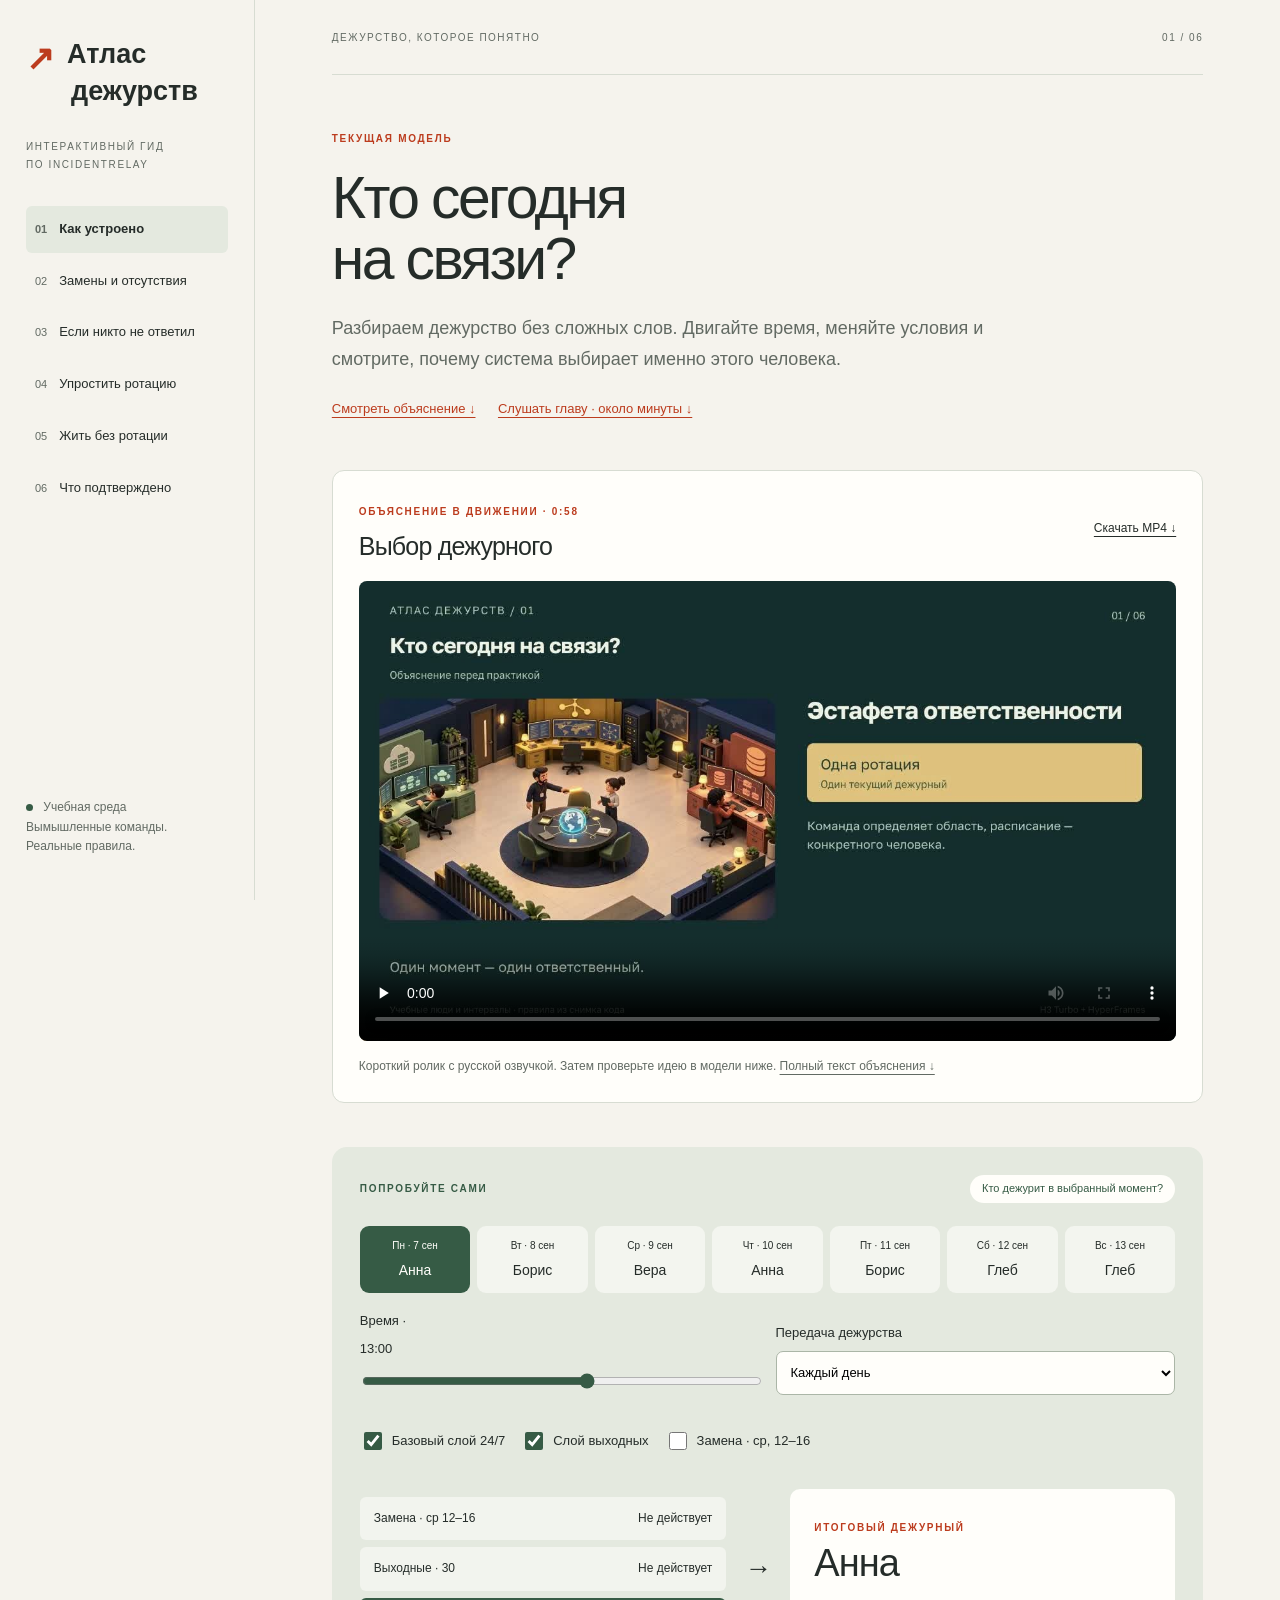
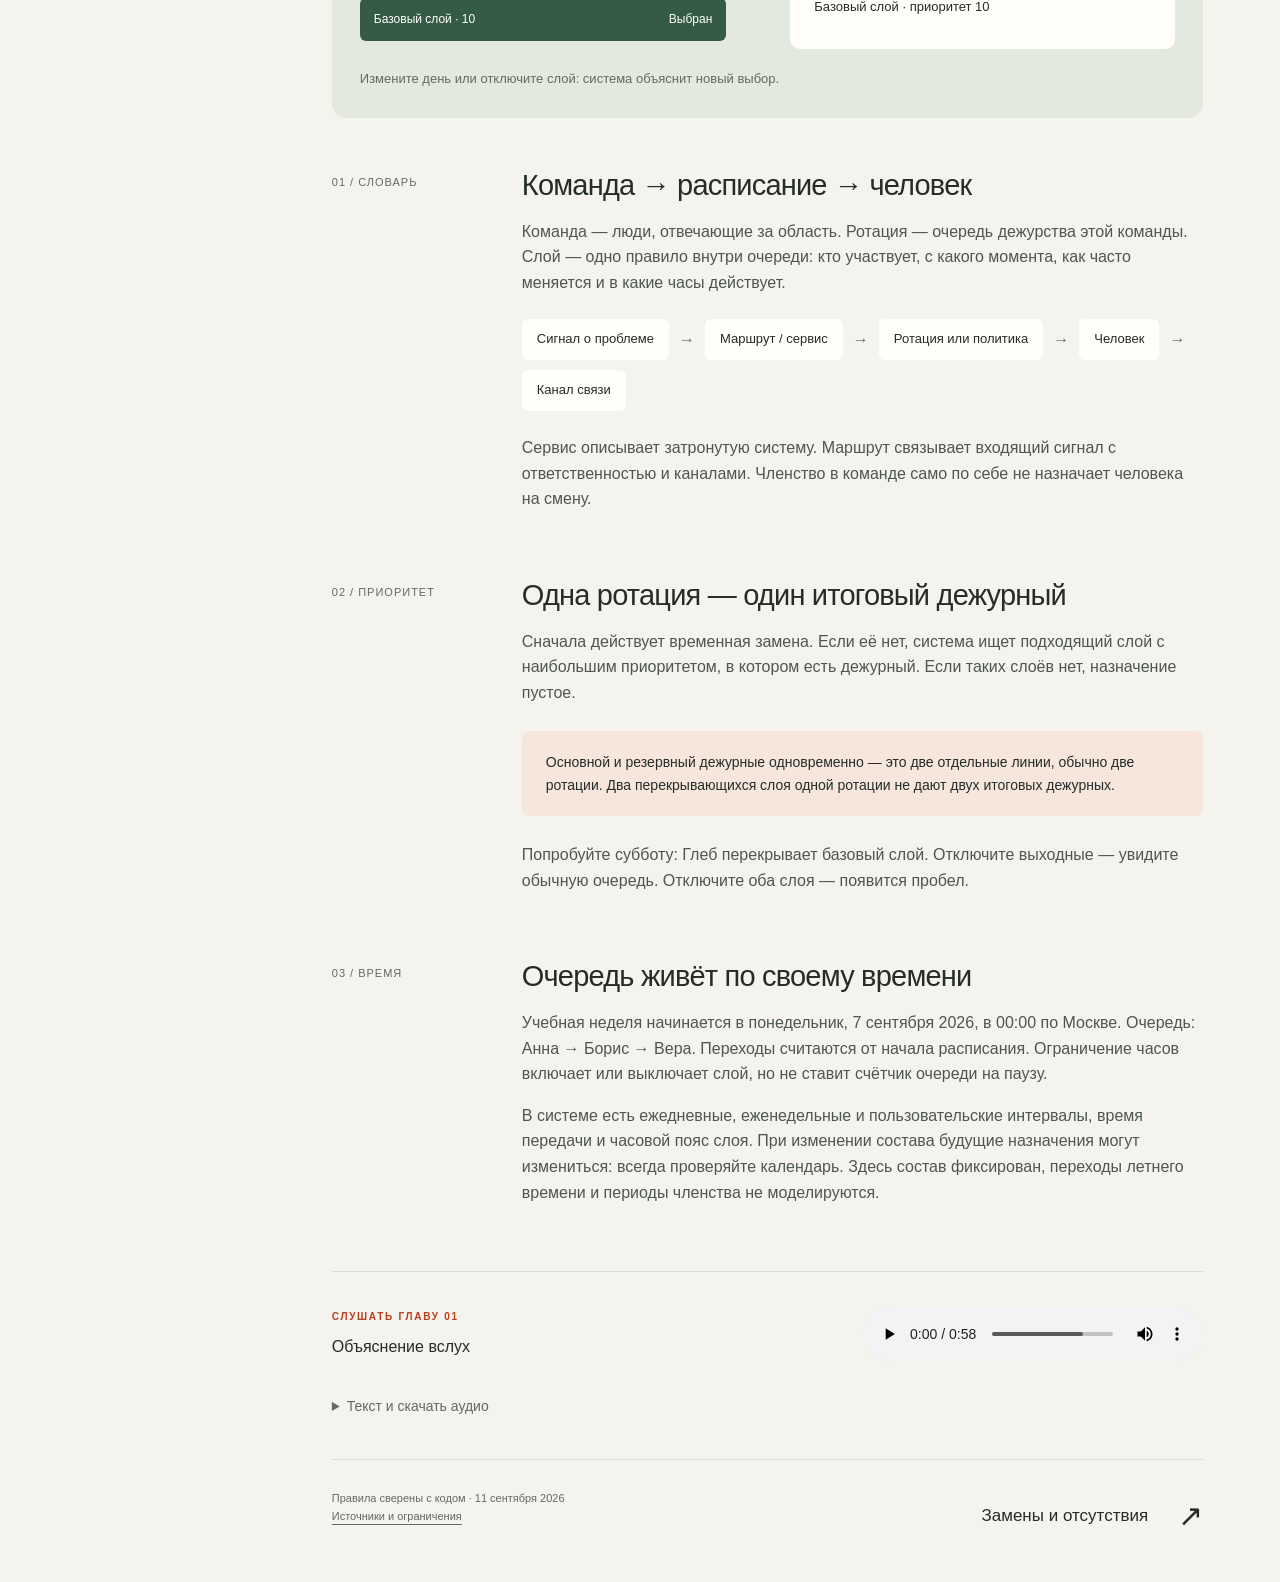
<file: index.html>
<!doctype html><html lang="ru"><head><meta charset="utf-8"><meta name="viewport" content="width=device-width,initial-scale=1"><meta name="description" content="Разбираем дежурство без сложных слов. Двигайте время, меняйте условия и смотрите, почему система выбирает именно этого человека."><meta name="theme-color" content="#f5f3ed"><title>Как устроено — Атлас дежурств</title><link rel="icon" href="favicon.svg" type="image/svg+xml"><link rel="stylesheet" href="style.css"><script src="model.js" defer></script><script src="app.js" defer></script></head><body data-page="index"><a class="skip" href="#main">Перейти к содержимому</a><aside><a class="brand" href="index.html"><b class="brandmark">↗</b> Атлас<br><span>дежурств</span></a><p class="side-caption">ИНТЕРАКТИВНЫЙ ГИД<br>ПО INCIDENTRELAY</p><nav aria-label="Главы"><a href="index.html" data-page="index"><span>01</span>Как устроено</a><a href="replacements.html" data-page="replacements"><span>02</span>Замены и отсутствия</a><a href="escalation.html" data-page="escalation"><span>03</span>Если никто не ответил</a><a href="simplify.html" data-page="simplify"><span>04</span>Упростить ротацию</a><a href="alternatives.html" data-page="alternatives"><span>05</span>Жить без ротации</a><a href="about.html" data-page="about"><span>06</span>Что подтверждено</a></nav><div class="side-bottom"><span class="dot"></span> Учебная среда<p>Вымышленные команды.<br>Реальные правила.</p></div></aside><main id="main"><header><span>ДЕЖУРСТВО, КОТОРОЕ ПОНЯТНО</span><span>01 / 06</span></header><section class="hero"><p class="eyebrow">ТЕКУЩАЯ МОДЕЛЬ</p><h1>Кто сегодня<br>на связи?</h1><p class="lead">Разбираем дежурство без сложных слов. Двигайте время, меняйте условия и смотрите, почему система выбирает именно этого человека.</p><a class="audiojump videojump" href="#video">Смотреть объяснение ↓</a> <a class="audiojump" href="#audio">Слушать главу · около минуты ↓</a></section><section class="film" id="video" aria-labelledby="film-title"><div class="film-heading"><div><span class="eyebrow">ОБЪЯСНЕНИЕ В ДВИЖЕНИИ · 0:58</span><h2 id="film-title">Выбор дежурного</h2></div><a href="video/01.mp4" download>Скачать MP4 ↓</a></div><video controls playsinline preload="none" width="1280" height="720" poster="video/01.jpg" aria-label="Видео: Выбор дежурного"><source src="video/01.mp4" type="video/mp4">Ваш браузер не поддерживает видео. <a href="video/01.mp4">Скачайте ролик</a>.</video><p class="film-caption">Короткий ролик с русской озвучкой. Затем проверьте идею в модели ниже. <a href="#audio">Полный текст объяснения ↓</a></p></section><div id="chapter"></div><section id="audio" class="listen" aria-label="Аудиогид"><div><span class="eyebrow">СЛУШАТЬ ГЛАВУ 01</span><p>Объяснение вслух</p></div><audio controls preload="metadata" src="audio/01.mp3">Аудио доступно по ссылке ниже.</audio><details><summary>Текст и скачать аудио</summary><p>Добро пожаловать в атлас дежурств. Представьте эстафетную палочку: в каждый момент у неё есть один владелец. Команда отвечает на вопрос, чья это область. Ротация отвечает на вопрос, кто сейчас держит палочку. А слой — это правило: например, рабочие часы или выходные. Откройте модель и выберите субботу. Слой выходного дня перекрывает базовое расписание, потому что его приоритет выше. Но это не два дежурных одновременно: на выходе одной ротации один человек. Теперь включите замену и выберите среду, тринадцать часов. На четыре часа палочку получает Илья. После шестнадцати часов система снова следует исходному расписанию. Очередь не начинается заново. Если отключить все подходящие слои и не назначить замену, владельца не будет. Само наличие команды ещё не означает, что кто-то дежурит. Эта модель показывает правила из кода, а имена и даты здесь учебные.</p><a href="audio/01.mp3" download>Скачать MP3</a><p class="muted">Синтезированный голос. Можно читать главу и менять модель во время прослушивания.</p></details></section><footer><p>Правила сверены с кодом · 11 сентября 2026<br><a href="about.html">Источники и ограничения</a></p><a class="next" href="replacements.html">Замены и отсутствия <span>↗</span></a></footer></main></body></html>
</file>
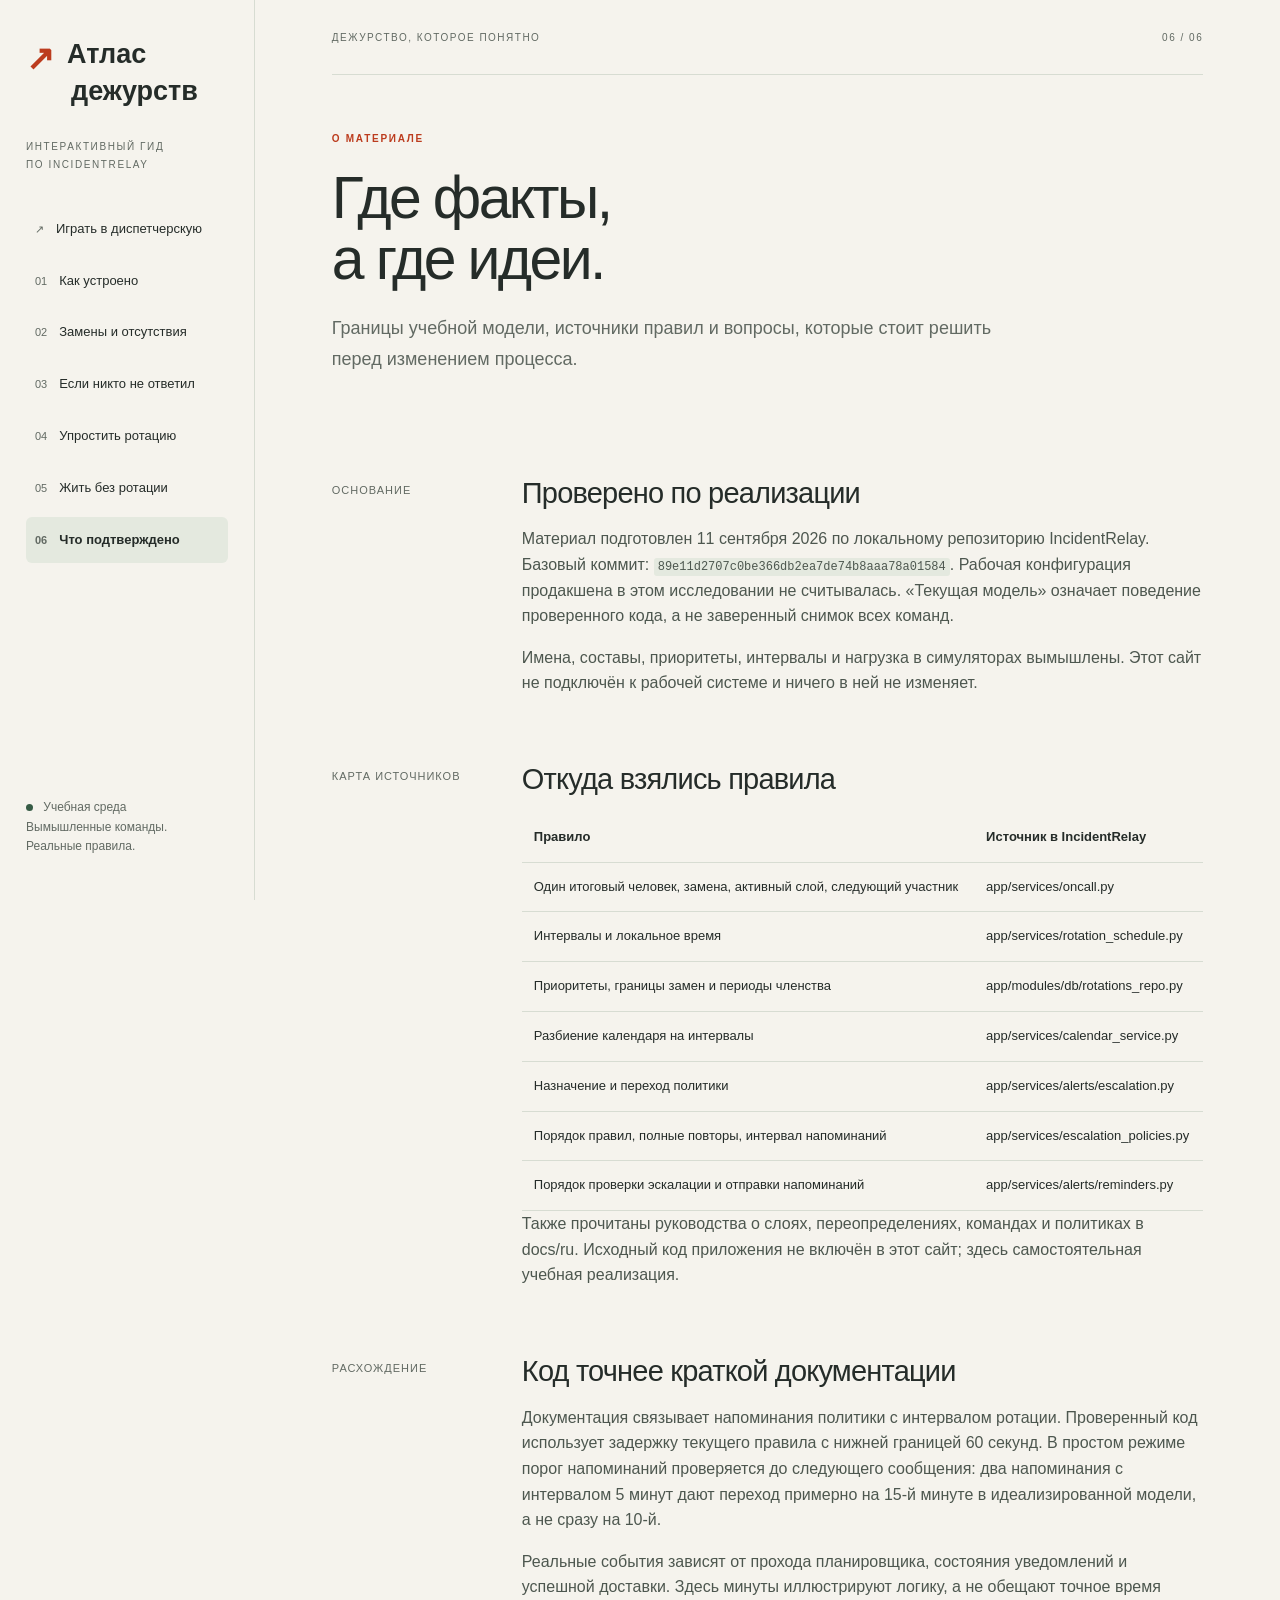
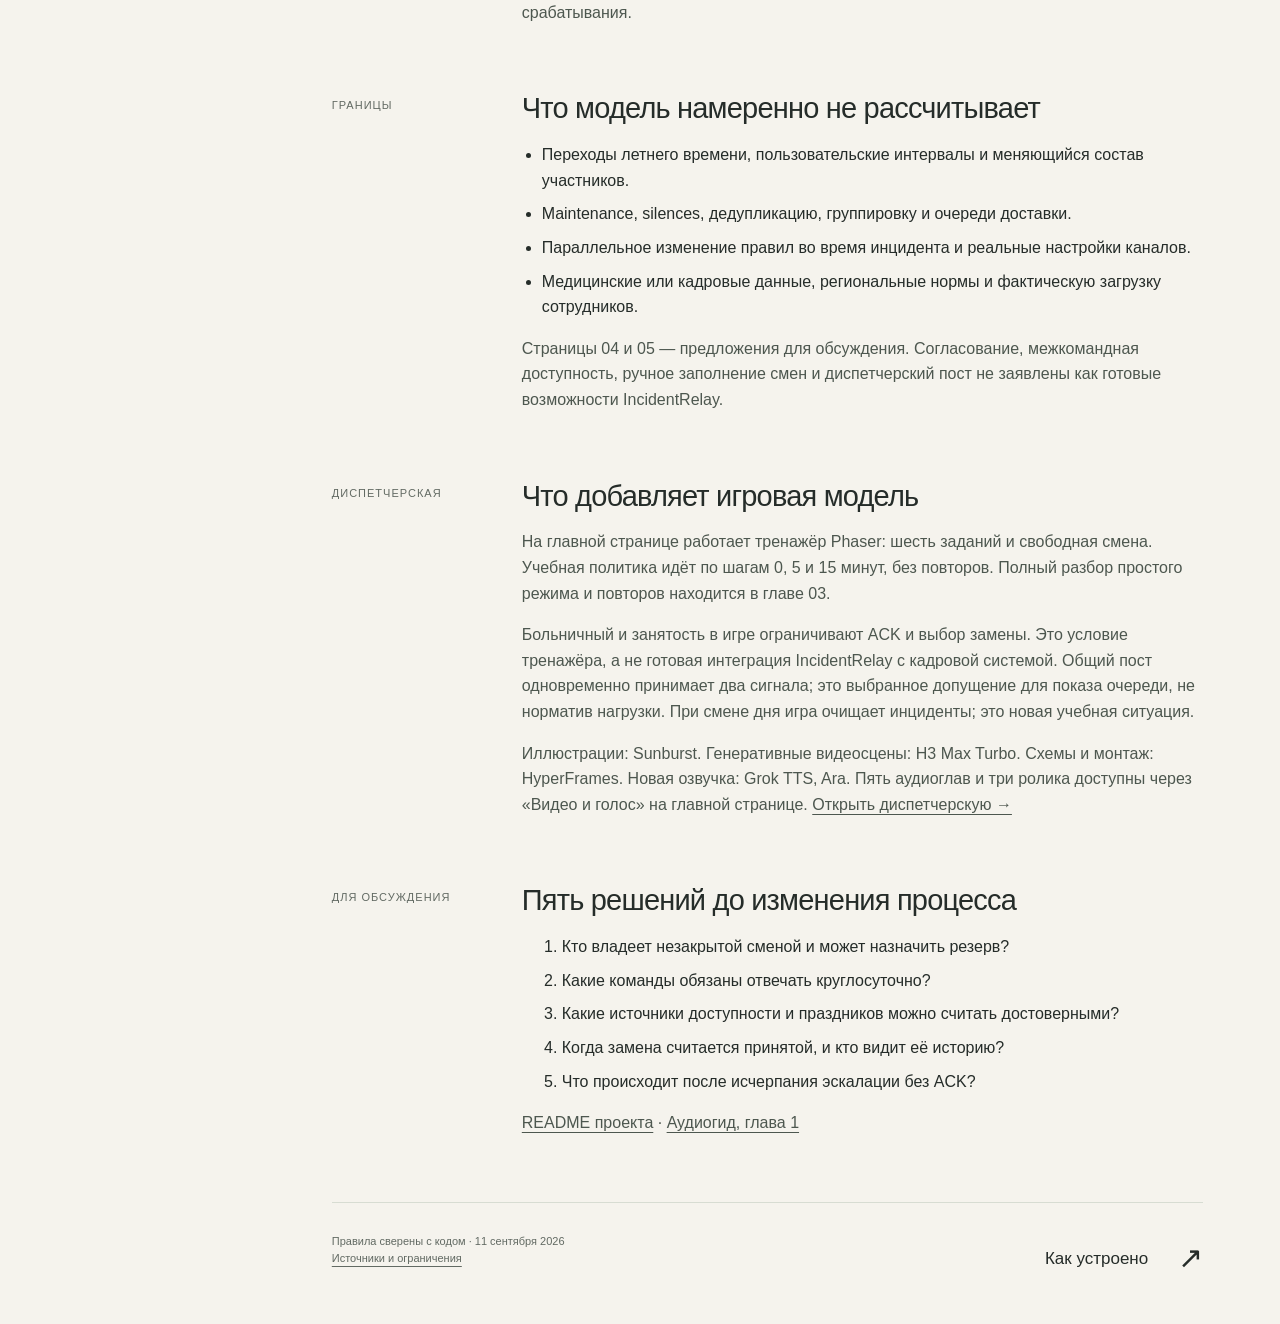
<file: about.html>
<!doctype html><html lang="ru"><head><meta charset="utf-8"><meta name="viewport" content="width=device-width,initial-scale=1"><meta name="description" content="Границы учебной модели, источники правил и вопросы, которые стоит решить перед изменением процесса."><meta name="theme-color" content="#f5f3ed"><title>Что подтверждено — Атлас дежурств</title><link rel="icon" href="favicon.svg" type="image/svg+xml"><link rel="stylesheet" href="style.css"><script src="model.js" defer></script><script src="app.js?v=2" defer></script></head><body data-page="about"><a class="skip" href="#main">Перейти к содержимому</a><aside><a class="brand" href="index.html"><b class="brandmark">↗</b> Атлас<br><span>дежурств</span></a><p class="side-caption">ИНТЕРАКТИВНЫЙ ГИД<br>ПО INCIDENTRELAY</p><nav aria-label="Главы"><a href="index.html"><span>↗</span>Играть в диспетчерскую</a><a href="rotation.html" data-page="index"><span>01</span>Как устроено</a><a href="replacements.html" data-page="replacements"><span>02</span>Замены и отсутствия</a><a href="escalation.html" data-page="escalation"><span>03</span>Если никто не ответил</a><a href="simplify.html" data-page="simplify"><span>04</span>Упростить ротацию</a><a href="alternatives.html" data-page="alternatives"><span>05</span>Жить без ротации</a><a href="about.html" data-page="about"><span>06</span>Что подтверждено</a></nav><div class="side-bottom"><span class="dot"></span> Учебная среда<p>Вымышленные команды.<br>Реальные правила.</p></div></aside><main id="main"><header><span>ДЕЖУРСТВО, КОТОРОЕ ПОНЯТНО</span><span>06 / 06</span></header><section class="hero"><p class="eyebrow">О МАТЕРИАЛЕ</p><h1>Где факты,<br>а где идеи.</h1><p class="lead">Границы учебной модели, источники правил и вопросы, которые стоит решить перед изменением процесса.</p></section><div id="chapter"></div><footer><p>Правила сверены с кодом · 11 сентября 2026<br><a href="about.html">Источники и ограничения</a></p><a class="next" href="rotation.html">Как устроено <span>↗</span></a></footer></main></body></html>
</file>
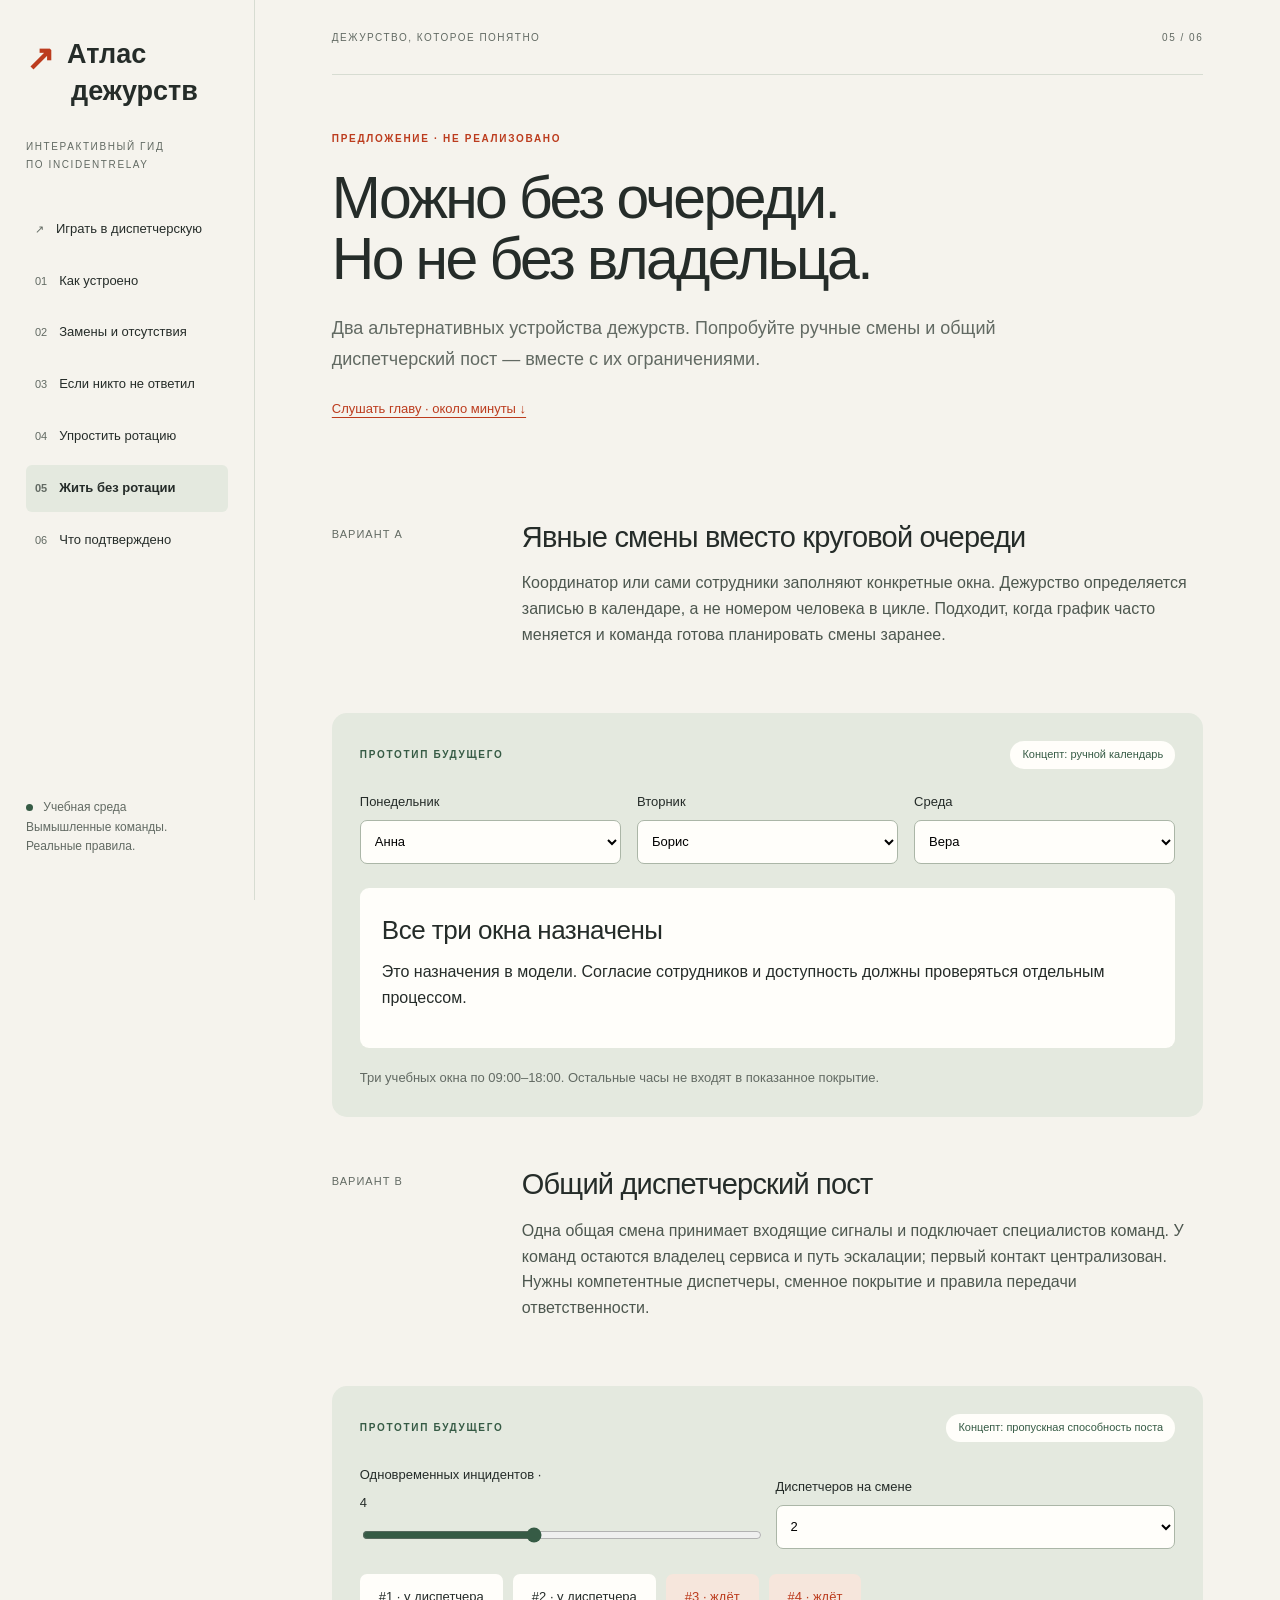
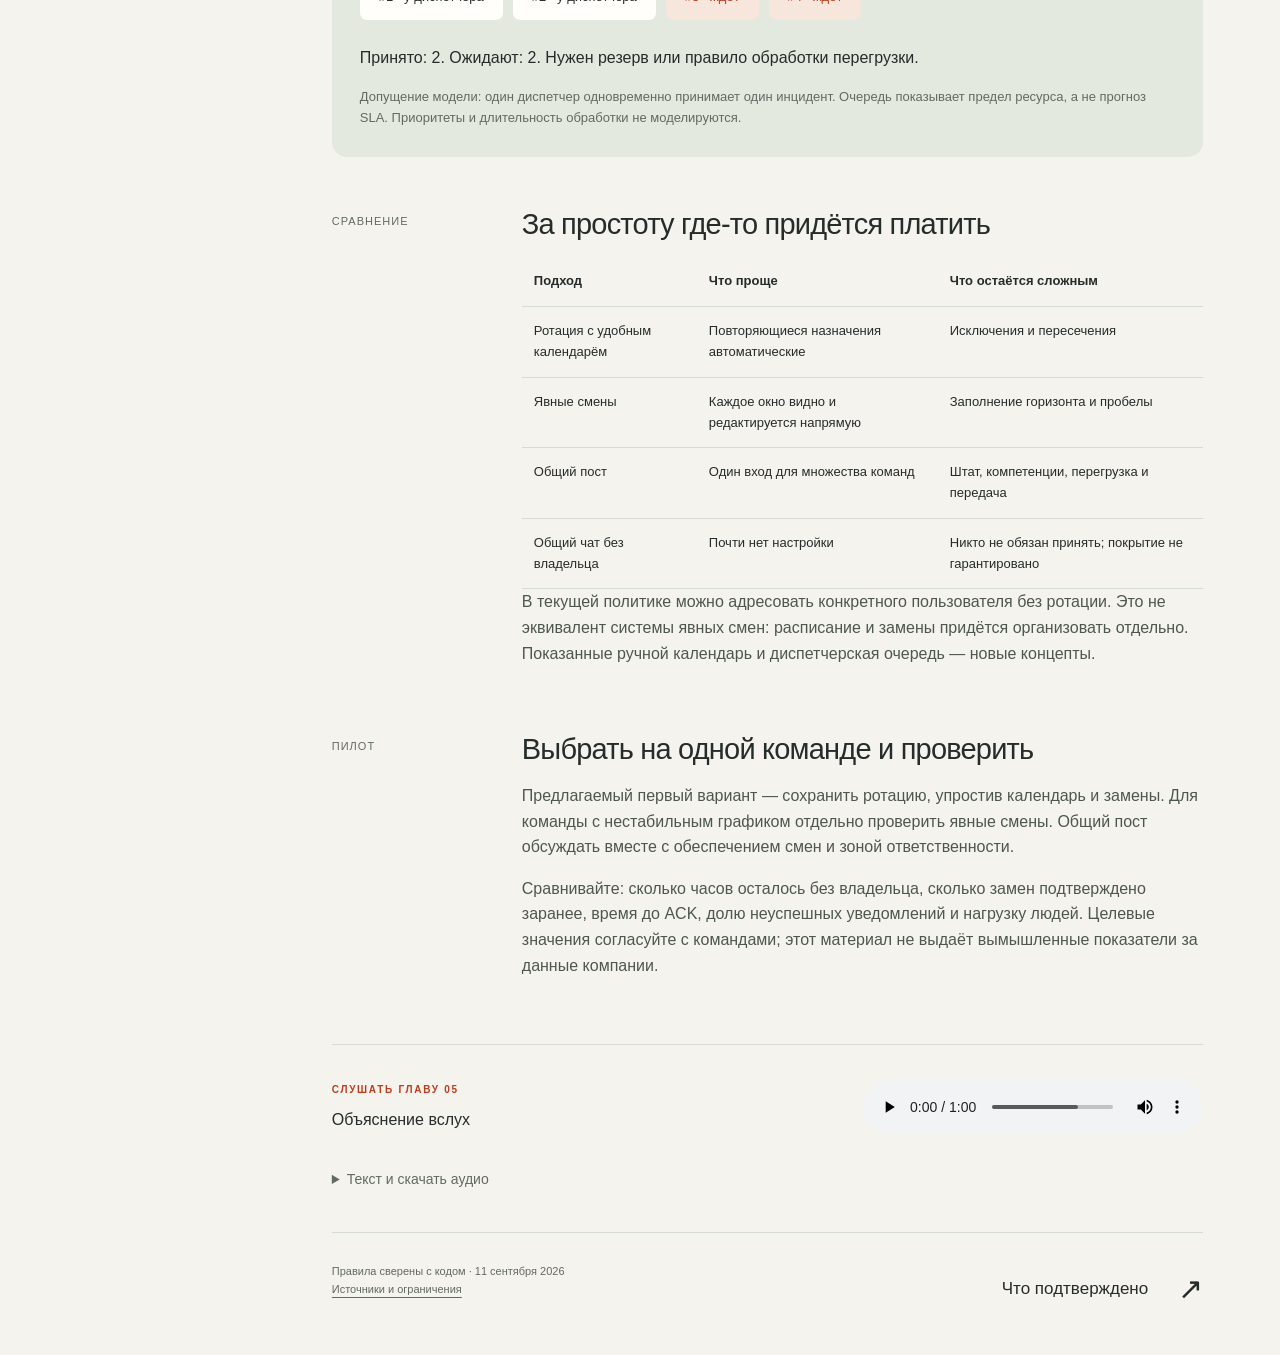
<file: alternatives.html>
<!doctype html><html lang="ru"><head><meta charset="utf-8"><meta name="viewport" content="width=device-width,initial-scale=1"><meta name="description" content="Два альтернативных устройства дежурств. Попробуйте ручные смены и общий диспетчерский пост — вместе с их ограничениями."><meta name="theme-color" content="#f5f3ed"><title>Жить без ротации — Атлас дежурств</title><link rel="icon" href="favicon.svg" type="image/svg+xml"><link rel="stylesheet" href="style.css"><script src="model.js" defer></script><script src="app.js?v=2" defer></script></head><body data-page="alternatives"><a class="skip" href="#main">Перейти к содержимому</a><aside><a class="brand" href="index.html"><b class="brandmark">↗</b> Атлас<br><span>дежурств</span></a><p class="side-caption">ИНТЕРАКТИВНЫЙ ГИД<br>ПО INCIDENTRELAY</p><nav aria-label="Главы"><a href="index.html"><span>↗</span>Играть в диспетчерскую</a><a href="rotation.html" data-page="index"><span>01</span>Как устроено</a><a href="replacements.html" data-page="replacements"><span>02</span>Замены и отсутствия</a><a href="escalation.html" data-page="escalation"><span>03</span>Если никто не ответил</a><a href="simplify.html" data-page="simplify"><span>04</span>Упростить ротацию</a><a href="alternatives.html" data-page="alternatives"><span>05</span>Жить без ротации</a><a href="about.html" data-page="about"><span>06</span>Что подтверждено</a></nav><div class="side-bottom"><span class="dot"></span> Учебная среда<p>Вымышленные команды.<br>Реальные правила.</p></div></aside><main id="main"><header><span>ДЕЖУРСТВО, КОТОРОЕ ПОНЯТНО</span><span>05 / 06</span></header><section class="hero"><p class="eyebrow">ПРЕДЛОЖЕНИЕ · НЕ РЕАЛИЗОВАНО</p><h1>Можно без очереди.<br>Но не без владельца.</h1><p class="lead">Два альтернативных устройства дежурств. Попробуйте ручные смены и общий диспетчерский пост — вместе с их ограничениями.</p><a class="audiojump" href="#audio">Слушать главу · около минуты ↓</a></section><div id="chapter"></div><section id="audio" class="listen" aria-label="Аудиогид"><div><span class="eyebrow">СЛУШАТЬ ГЛАВУ 05</span><p>Объяснение вслух</p></div><audio controls preload="metadata" src="audio/05.mp3?v=2">Аудио доступно по ссылке ниже.</audio><details><summary>Текст и скачать аудио</summary><p>Можно ли отказаться от ротации вообще? Да, если по-другому назначать ответственность. Первый вариант — явные смены в календаре. Координатор заполняет окна людьми. Сложной очереди нет, но каждое незаполненное окно остаётся настоящим пробелом. Попробуйте убрать одну смену. Второй вариант — общий диспетчерский пост. Команды сохраняют экспертизу, а входящие сигналы принимает общая смена и передаёт специалистам. Это удобно, когда команд много, но пост может перегрузиться. Увеличьте число одновременных инцидентов: в модели один диспетчер принимает один случай, остальные ждут. Это учебное допущение, а не оценка реальной производительности. Отказ от круговой очереди не отменяет ночные смены, резерв, праздники и эскалации. Если никто не подтвердил ответственность, общий чат сам по себе не обеспечивает дежурство. Сравнивайте варианты по полноте покрытия, числу ручных действий и тому, насколько очевидно, кто обязан ответить.</p><a href="audio/05.mp3?v=2" download>Скачать MP3</a><p class="muted">Синтезированный голос. Можно читать главу и менять модель во время прослушивания.</p></details></section><footer><p>Правила сверены с кодом · 11 сентября 2026<br><a href="about.html">Источники и ограничения</a></p><a class="next" href="about.html">Что подтверждено <span>↗</span></a></footer></main></body></html>
</file>
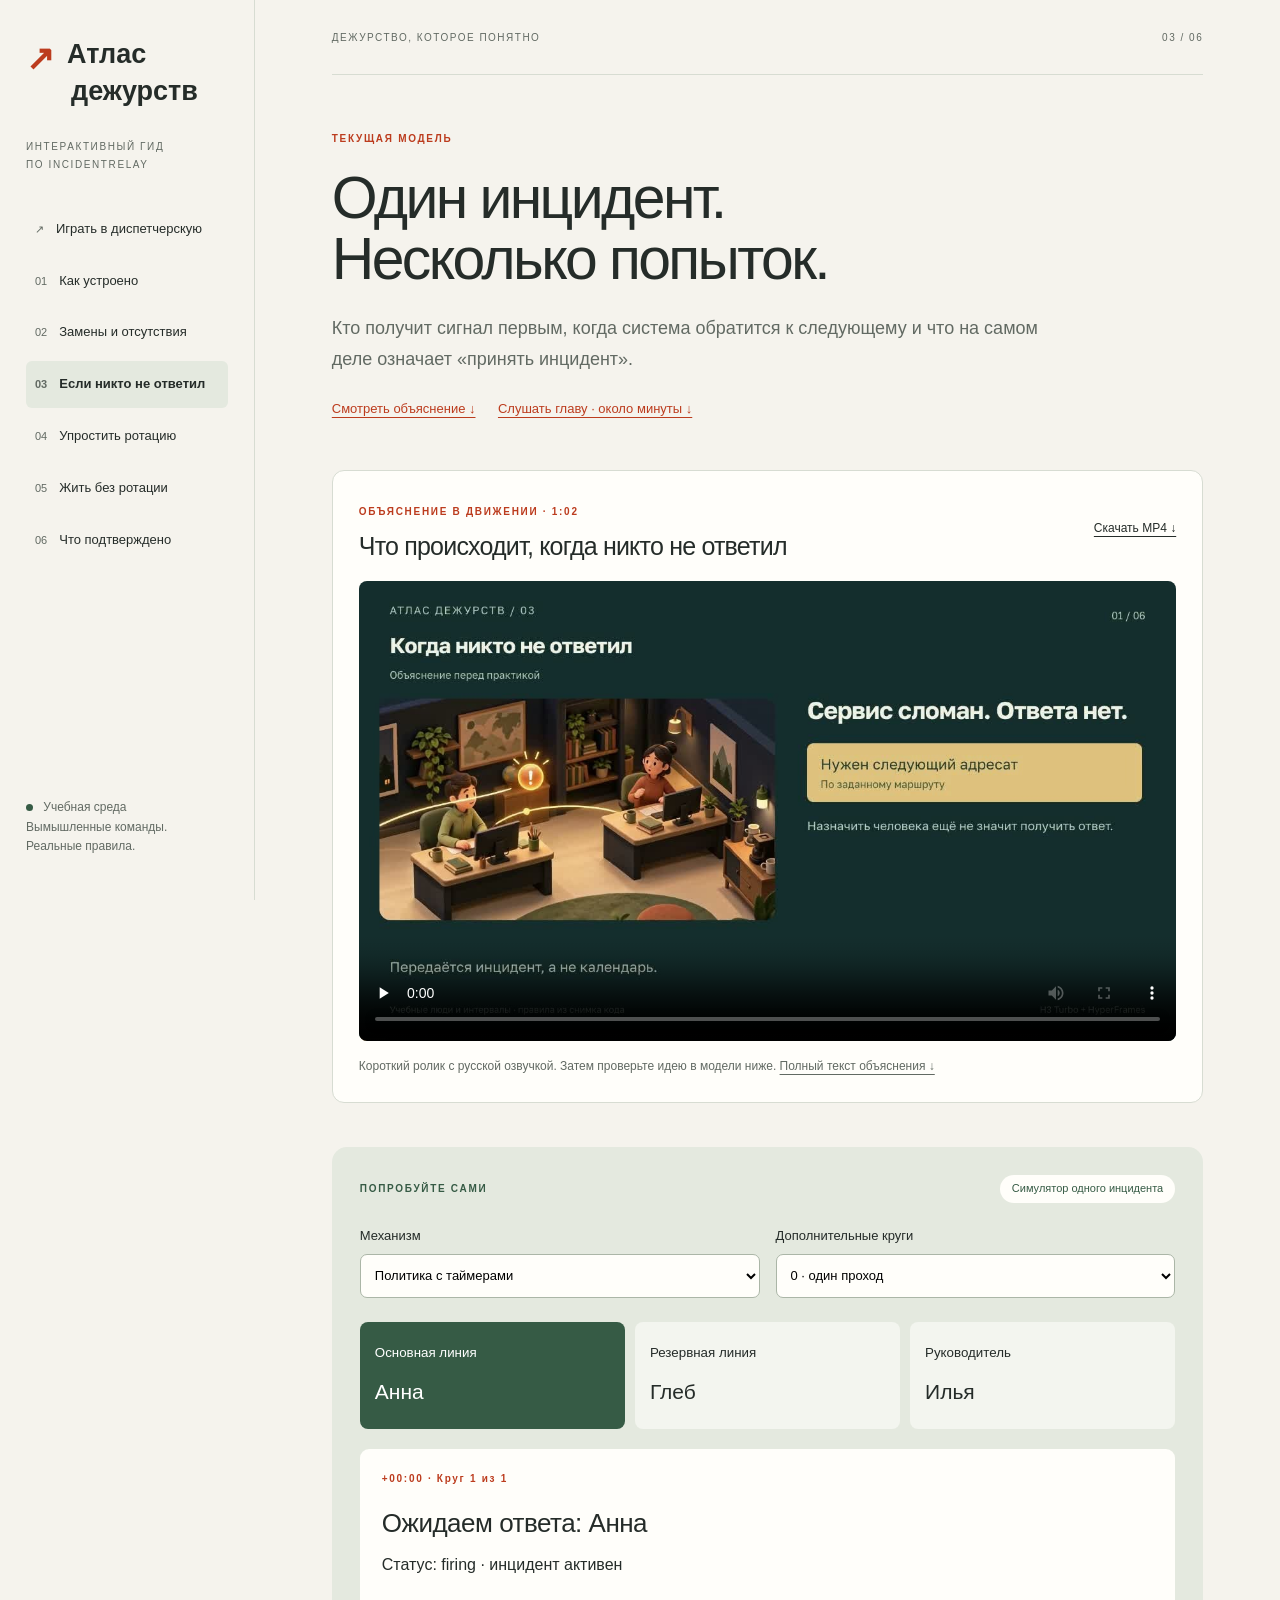
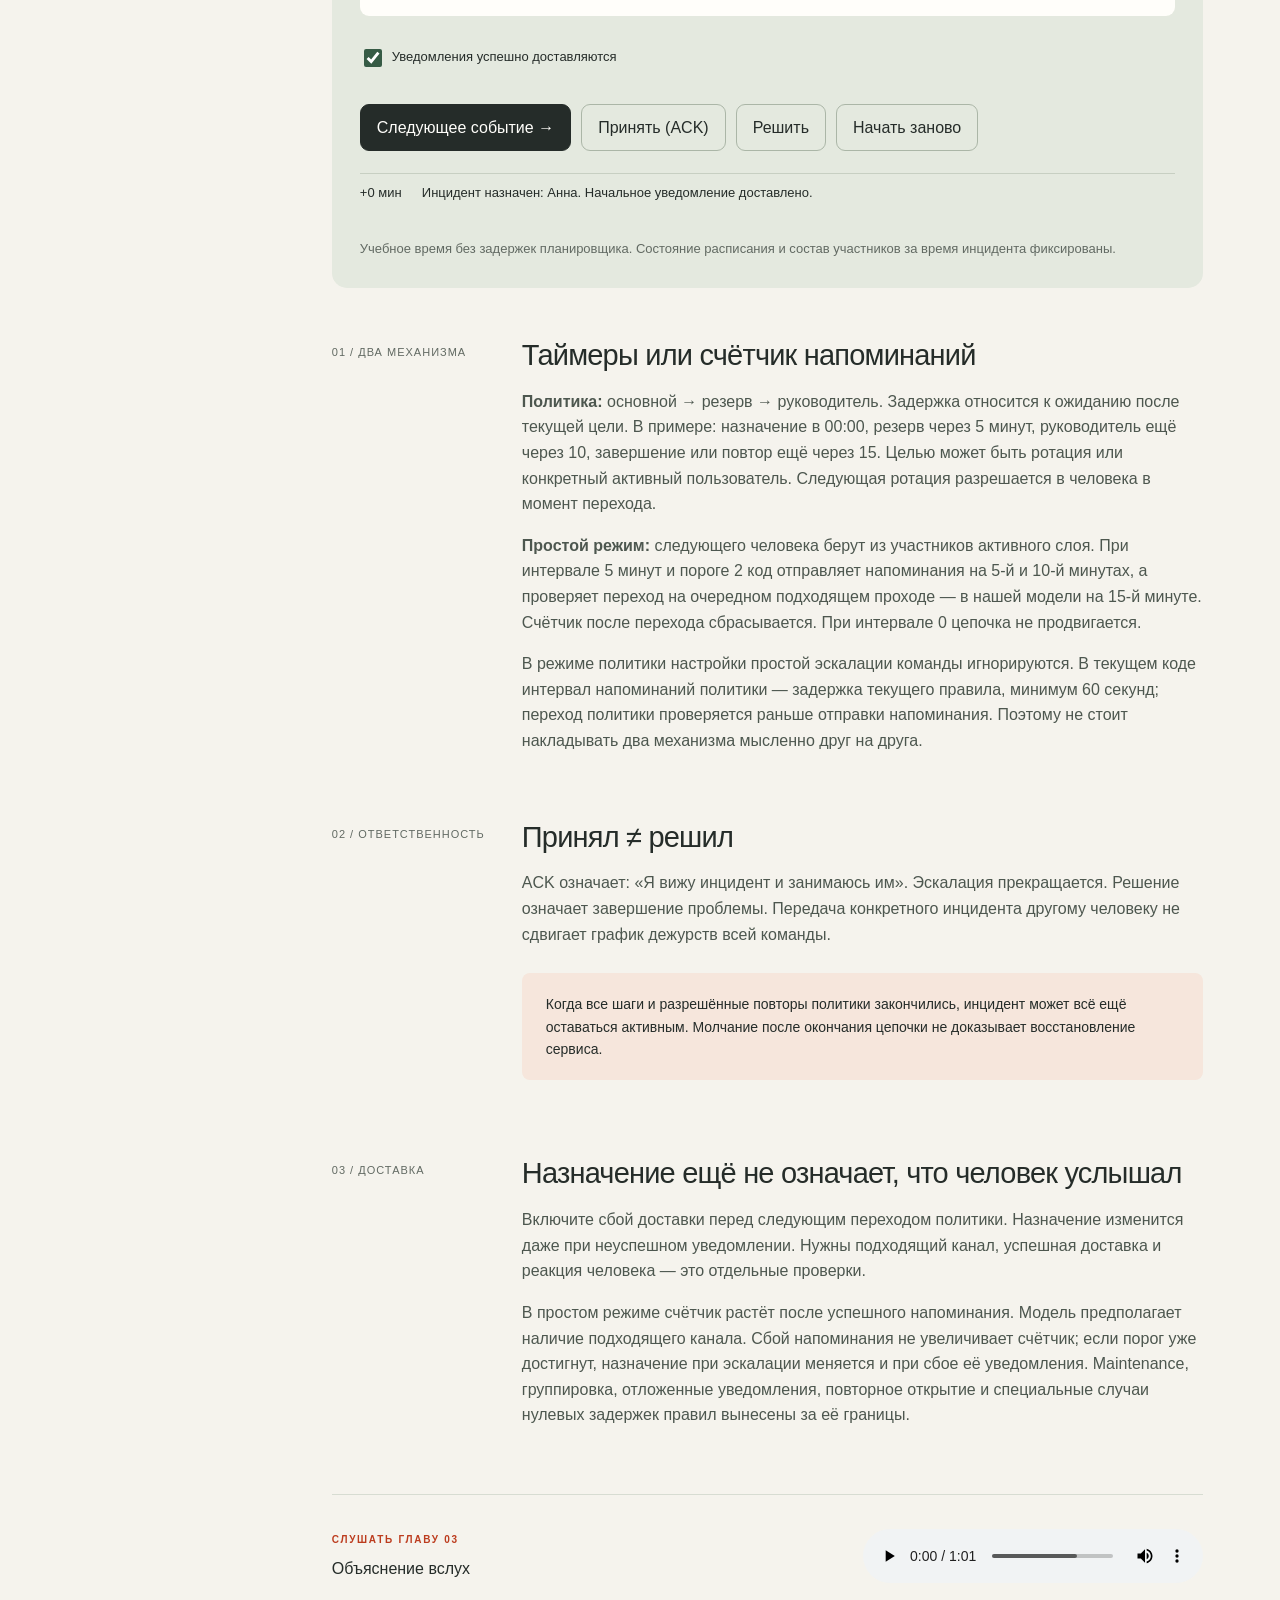
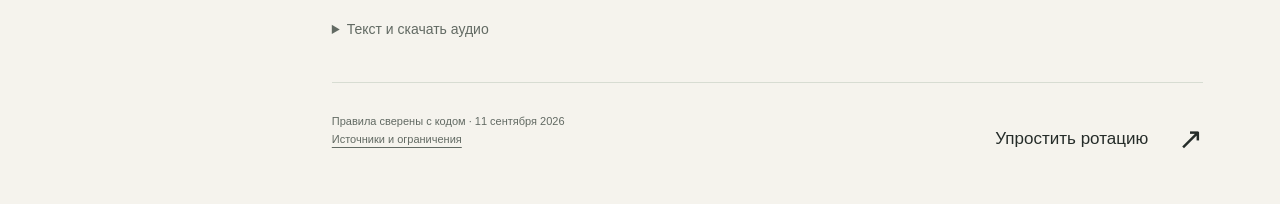
<file: escalation.html>
<!doctype html><html lang="ru"><head><meta charset="utf-8"><meta name="viewport" content="width=device-width,initial-scale=1"><meta name="description" content="Кто получит сигнал первым, когда система обратится к следующему и что на самом деле означает «принять инцидент»."><meta name="theme-color" content="#f5f3ed"><title>Если никто не ответил — Атлас дежурств</title><link rel="icon" href="favicon.svg" type="image/svg+xml"><link rel="stylesheet" href="style.css"><script src="model.js" defer></script><script src="app.js?v=2" defer></script></head><body data-page="escalation"><a class="skip" href="#main">Перейти к содержимому</a><aside><a class="brand" href="index.html"><b class="brandmark">↗</b> Атлас<br><span>дежурств</span></a><p class="side-caption">ИНТЕРАКТИВНЫЙ ГИД<br>ПО INCIDENTRELAY</p><nav aria-label="Главы"><a href="index.html"><span>↗</span>Играть в диспетчерскую</a><a href="rotation.html" data-page="index"><span>01</span>Как устроено</a><a href="replacements.html" data-page="replacements"><span>02</span>Замены и отсутствия</a><a href="escalation.html" data-page="escalation"><span>03</span>Если никто не ответил</a><a href="simplify.html" data-page="simplify"><span>04</span>Упростить ротацию</a><a href="alternatives.html" data-page="alternatives"><span>05</span>Жить без ротации</a><a href="about.html" data-page="about"><span>06</span>Что подтверждено</a></nav><div class="side-bottom"><span class="dot"></span> Учебная среда<p>Вымышленные команды.<br>Реальные правила.</p></div></aside><main id="main"><header><span>ДЕЖУРСТВО, КОТОРОЕ ПОНЯТНО</span><span>03 / 06</span></header><section class="hero"><p class="eyebrow">ТЕКУЩАЯ МОДЕЛЬ</p><h1>Один инцидент.<br>Несколько попыток.</h1><p class="lead">Кто получит сигнал первым, когда система обратится к следующему и что на самом деле означает «принять инцидент».</p><a class="audiojump videojump" href="#video">Смотреть объяснение ↓</a> <a class="audiojump" href="#audio">Слушать главу · около минуты ↓</a></section><section class="film" id="video" aria-labelledby="film-title"><div class="film-heading"><div><span class="eyebrow">ОБЪЯСНЕНИЕ В ДВИЖЕНИИ · 1:02</span><h2 id="film-title">Что происходит, когда никто не ответил</h2></div><a href="video/03.mp4?v=2" download>Скачать MP4 ↓</a></div><video controls playsinline preload="none" width="1280" height="720" poster="video/03.jpg?v=2" aria-label="Видео: Что происходит, когда никто не ответил"><source src="video/03.mp4?v=2" type="video/mp4">Ваш браузер не поддерживает видео. <a href="video/03.mp4?v=2">Скачайте ролик</a>.</video><p class="film-caption">Короткий ролик с русской озвучкой. Затем проверьте идею в модели ниже. <a href="#audio">Полный текст объяснения ↓</a></p></section><div id="chapter"></div><section id="audio" class="listen" aria-label="Аудиогид"><div><span class="eyebrow">СЛУШАТЬ ГЛАВУ 03</span><p>Объяснение вслух</p></div><audio controls preload="metadata" src="audio/03.mp3?v=2">Аудио доступно по ссылке ниже.</audio><details><summary>Текст и скачать аудио</summary><p>Теперь представим, что сервис сломался. Расписание нашло дежурного, но человек не ответил. Здесь начинается эскалация. В простом режиме система напоминает и затем передаёт конкретный инцидент следующему участнику активного слоя. Календарь всей команды при этом не перестраивается. В режиме политики есть отдельный маршрут: основной дежурный, резерв, руководитель. Нажимайте «следующее событие». В учебном примере первый переход через пять минут, второй ещё через десять. После последней цели может начаться дополнительный полный круг, если это разрешено. Когда круги закончились, сообщения политики прекращаются. Это не значит, что проблема решена. Нажмите «принять»: вы сообщаете, что занялись инцидентом. Нажмите «решить»: это уже завершение. И ещё важное различие: назначить человека и доставить ему сообщение — разные события. Включите сбой доставки. Владелец изменится, но успешного уведомления не будет. Поэтому надёжность дежурства требует проверки канала и реального ответа.</p><a href="audio/03.mp3?v=2" download>Скачать MP3</a><p class="muted">Синтезированный голос. Можно читать главу и менять модель во время прослушивания.</p></details></section><footer><p>Правила сверены с кодом · 11 сентября 2026<br><a href="about.html">Источники и ограничения</a></p><a class="next" href="simplify.html">Упростить ротацию <span>↗</span></a></footer></main></body></html>
</file>
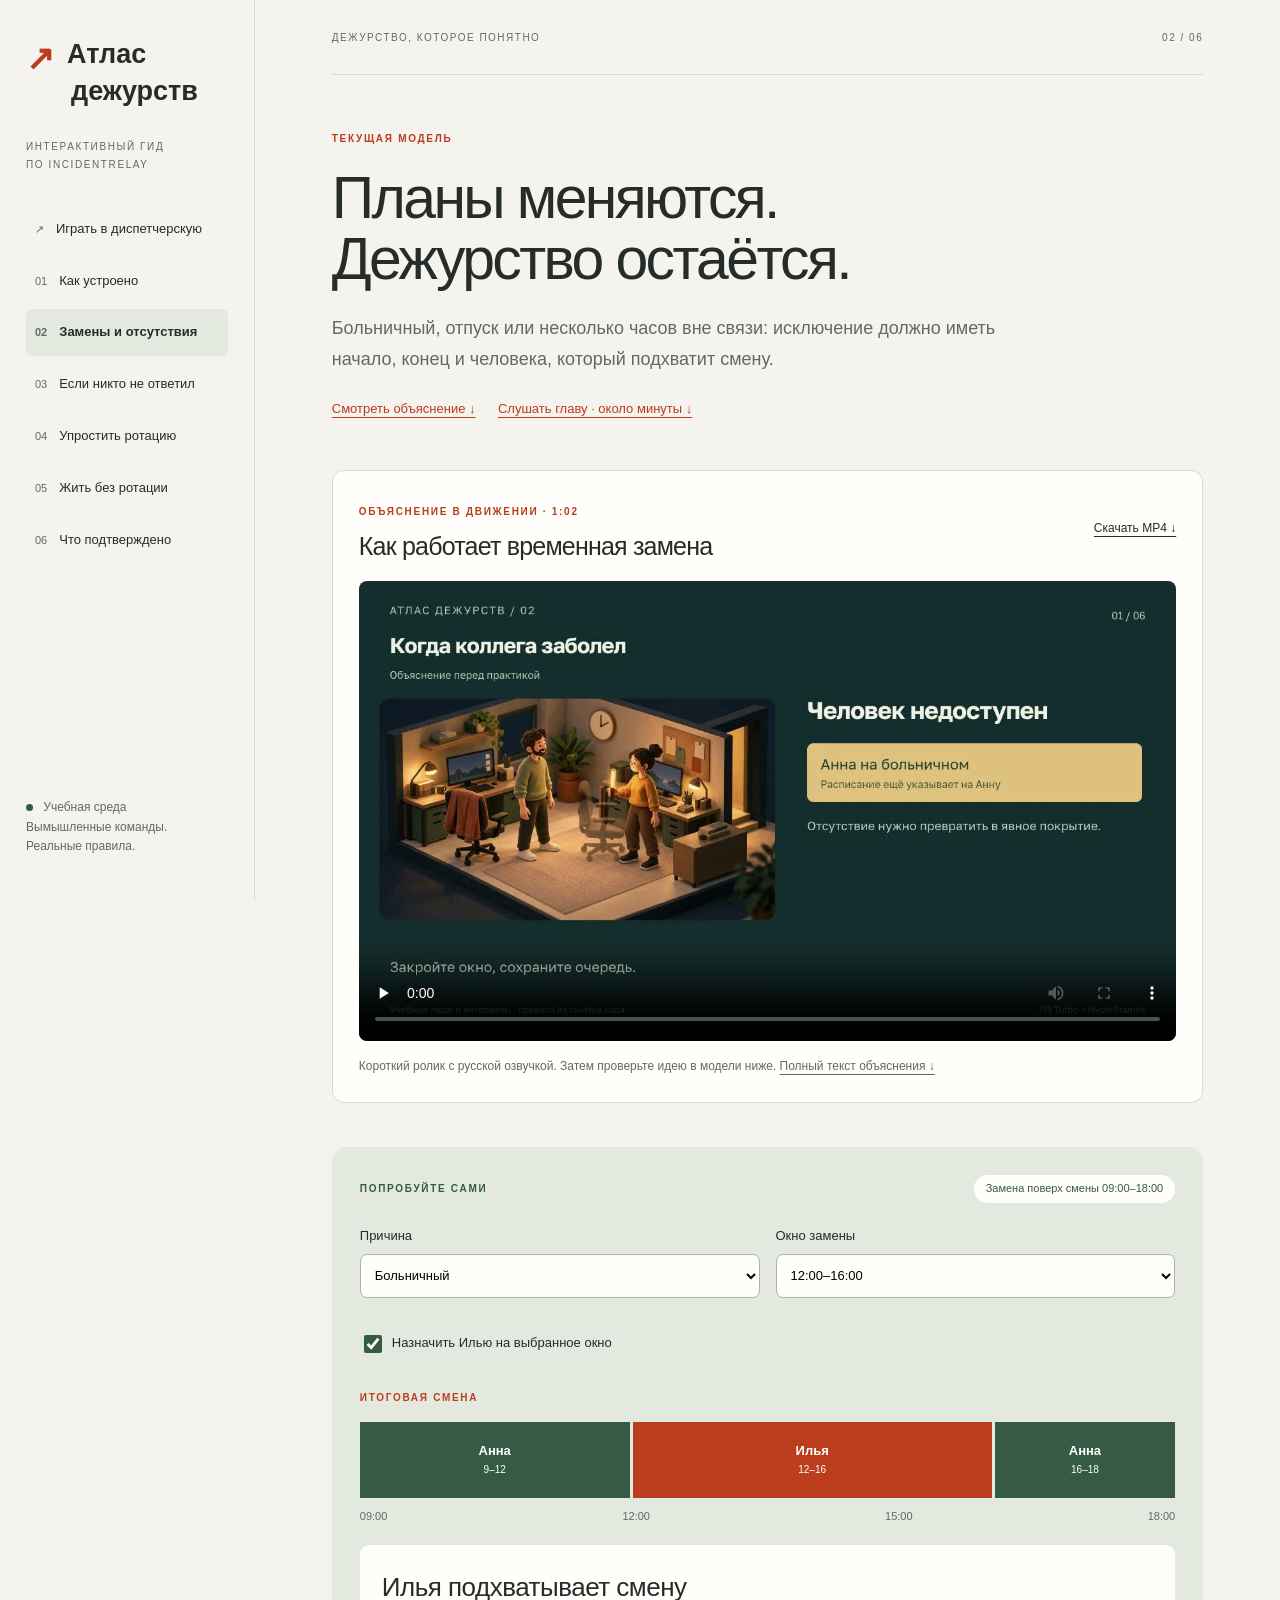
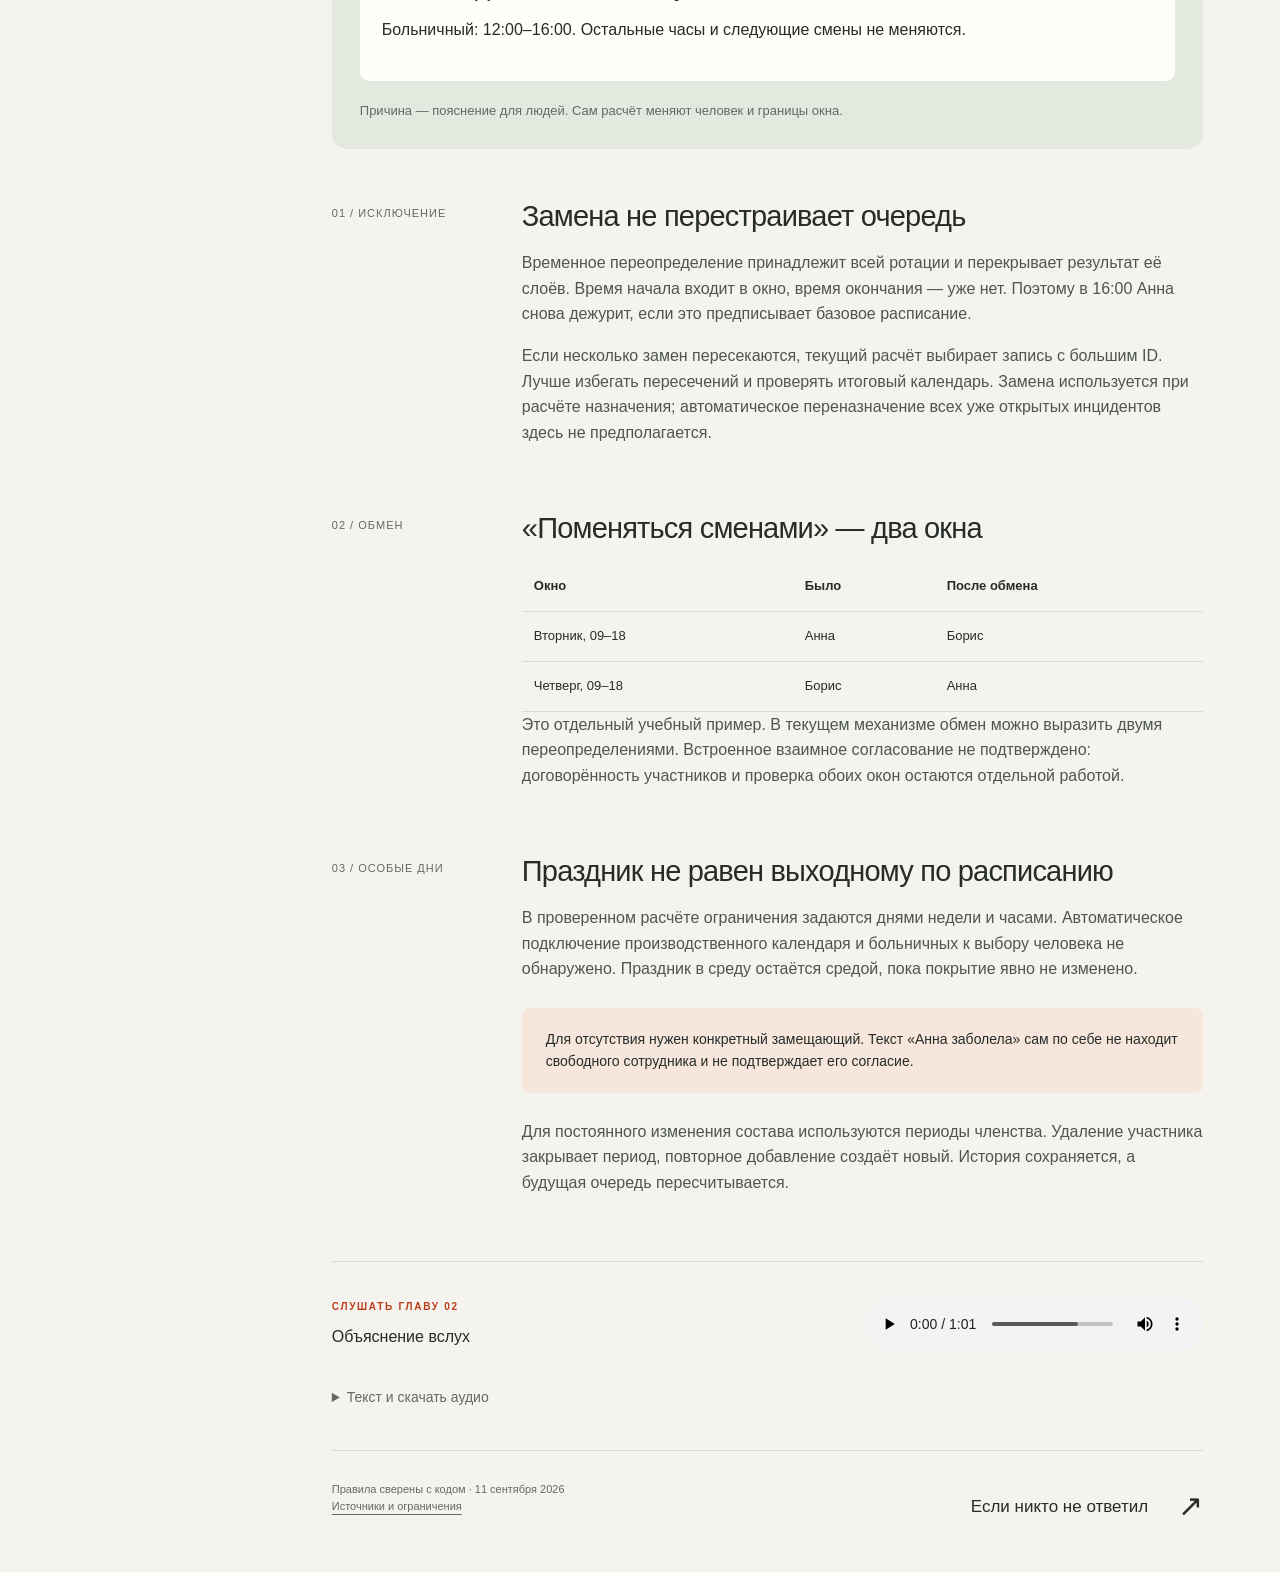
<file: replacements.html>
<!doctype html><html lang="ru"><head><meta charset="utf-8"><meta name="viewport" content="width=device-width,initial-scale=1"><meta name="description" content="Больничный, отпуск или несколько часов вне связи: исключение должно иметь начало, конец и человека, который подхватит смену."><meta name="theme-color" content="#f5f3ed"><title>Замены и отсутствия — Атлас дежурств</title><link rel="icon" href="favicon.svg" type="image/svg+xml"><link rel="stylesheet" href="style.css"><script src="model.js" defer></script><script src="app.js?v=2" defer></script></head><body data-page="replacements"><a class="skip" href="#main">Перейти к содержимому</a><aside><a class="brand" href="index.html"><b class="brandmark">↗</b> Атлас<br><span>дежурств</span></a><p class="side-caption">ИНТЕРАКТИВНЫЙ ГИД<br>ПО INCIDENTRELAY</p><nav aria-label="Главы"><a href="index.html"><span>↗</span>Играть в диспетчерскую</a><a href="rotation.html" data-page="index"><span>01</span>Как устроено</a><a href="replacements.html" data-page="replacements"><span>02</span>Замены и отсутствия</a><a href="escalation.html" data-page="escalation"><span>03</span>Если никто не ответил</a><a href="simplify.html" data-page="simplify"><span>04</span>Упростить ротацию</a><a href="alternatives.html" data-page="alternatives"><span>05</span>Жить без ротации</a><a href="about.html" data-page="about"><span>06</span>Что подтверждено</a></nav><div class="side-bottom"><span class="dot"></span> Учебная среда<p>Вымышленные команды.<br>Реальные правила.</p></div></aside><main id="main"><header><span>ДЕЖУРСТВО, КОТОРОЕ ПОНЯТНО</span><span>02 / 06</span></header><section class="hero"><p class="eyebrow">ТЕКУЩАЯ МОДЕЛЬ</p><h1>Планы меняются.<br>Дежурство остаётся.</h1><p class="lead">Больничный, отпуск или несколько часов вне связи: исключение должно иметь начало, конец и человека, который подхватит смену.</p><a class="audiojump videojump" href="#video">Смотреть объяснение ↓</a> <a class="audiojump" href="#audio">Слушать главу · около минуты ↓</a></section><section class="film" id="video" aria-labelledby="film-title"><div class="film-heading"><div><span class="eyebrow">ОБЪЯСНЕНИЕ В ДВИЖЕНИИ · 1:02</span><h2 id="film-title">Как работает временная замена</h2></div><a href="video/02.mp4?v=2" download>Скачать MP4 ↓</a></div><video controls playsinline preload="none" width="1280" height="720" poster="video/02.jpg?v=2" aria-label="Видео: Как работает временная замена"><source src="video/02.mp4?v=2" type="video/mp4">Ваш браузер не поддерживает видео. <a href="video/02.mp4?v=2">Скачайте ролик</a>.</video><p class="film-caption">Короткий ролик с русской озвучкой. Затем проверьте идею в модели ниже. <a href="#audio">Полный текст объяснения ↓</a></p></section><div id="chapter"></div><section id="audio" class="listen" aria-label="Аудиогид"><div><span class="eyebrow">СЛУШАТЬ ГЛАВУ 02</span><p>Объяснение вслух</p></div><audio controls preload="metadata" src="audio/02.mp3?v=2">Аудио доступно по ссылке ниже.</audio><details><summary>Текст и скачать аудио</summary><p>Как быть, если человек заболел? Не нужно ради одного дня перестраивать всю очередь. Для этого есть временная замена. В нашей модели у Анны смена с девяти до восемнадцати. Выберите окно с двенадцати до шестнадцати и назначьте Илью. Получится три отрезка: Анна, Илья, снова Анна. Обратите внимание на точный конец: ровно в шестнадцать замена уже не действует. Если выбран весь день, исходная смена целиком перекрыта. Сам по себе текст «больничный» не ищет замену и не проверяет её доступность. Государственный праздник тоже не превращается автоматически в воскресенье. Для текущих правил нужно отдельно настроить покрытие. Обмен двух смен — это два согласованных изменения, а не одна кнопка, существование которой мы предполагаем. После правок проверьте оба окна. Удаление участника — другой инструмент: оно закрывает период его участия и меняет будущий состав. Для короткого отсутствия понятнее точечная замена.</p><a href="audio/02.mp3?v=2" download>Скачать MP3</a><p class="muted">Синтезированный голос. Можно читать главу и менять модель во время прослушивания.</p></details></section><footer><p>Правила сверены с кодом · 11 сентября 2026<br><a href="about.html">Источники и ограничения</a></p><a class="next" href="escalation.html">Если никто не ответил <span>↗</span></a></footer></main></body></html>
</file>
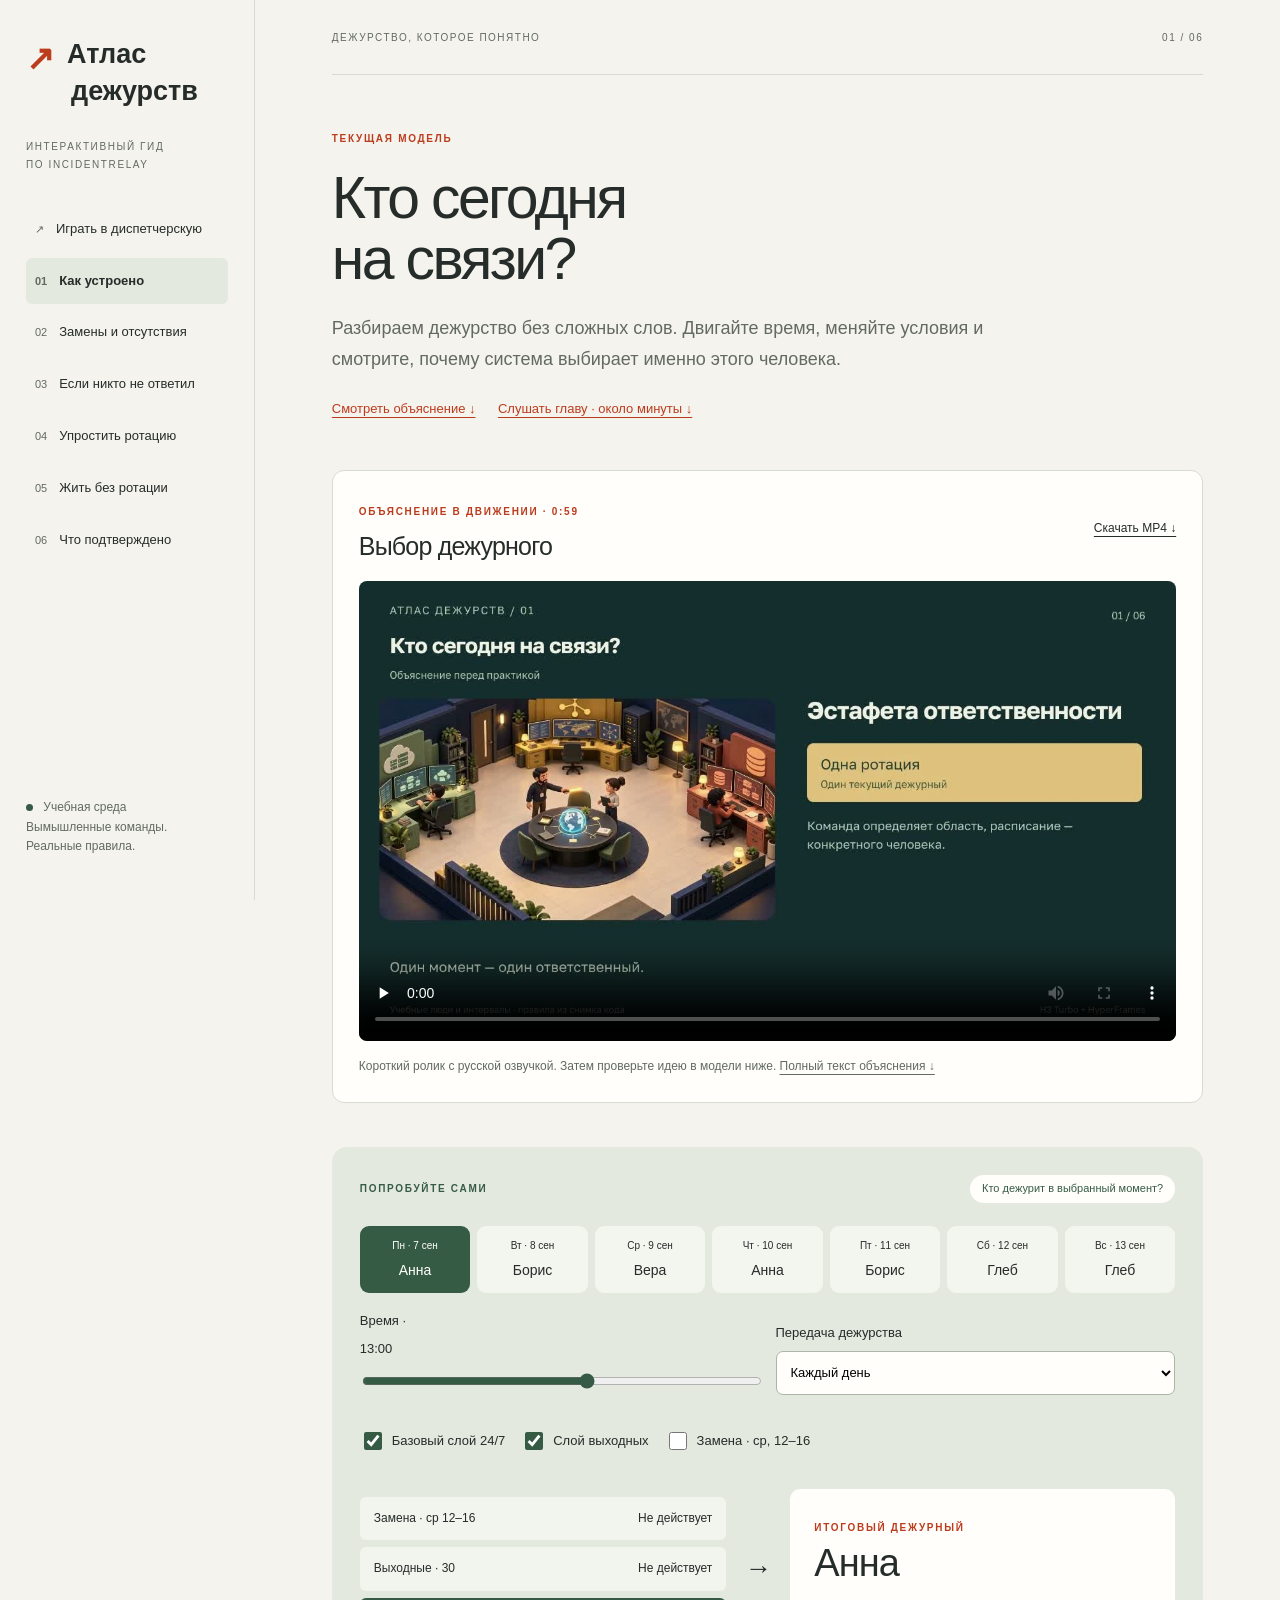
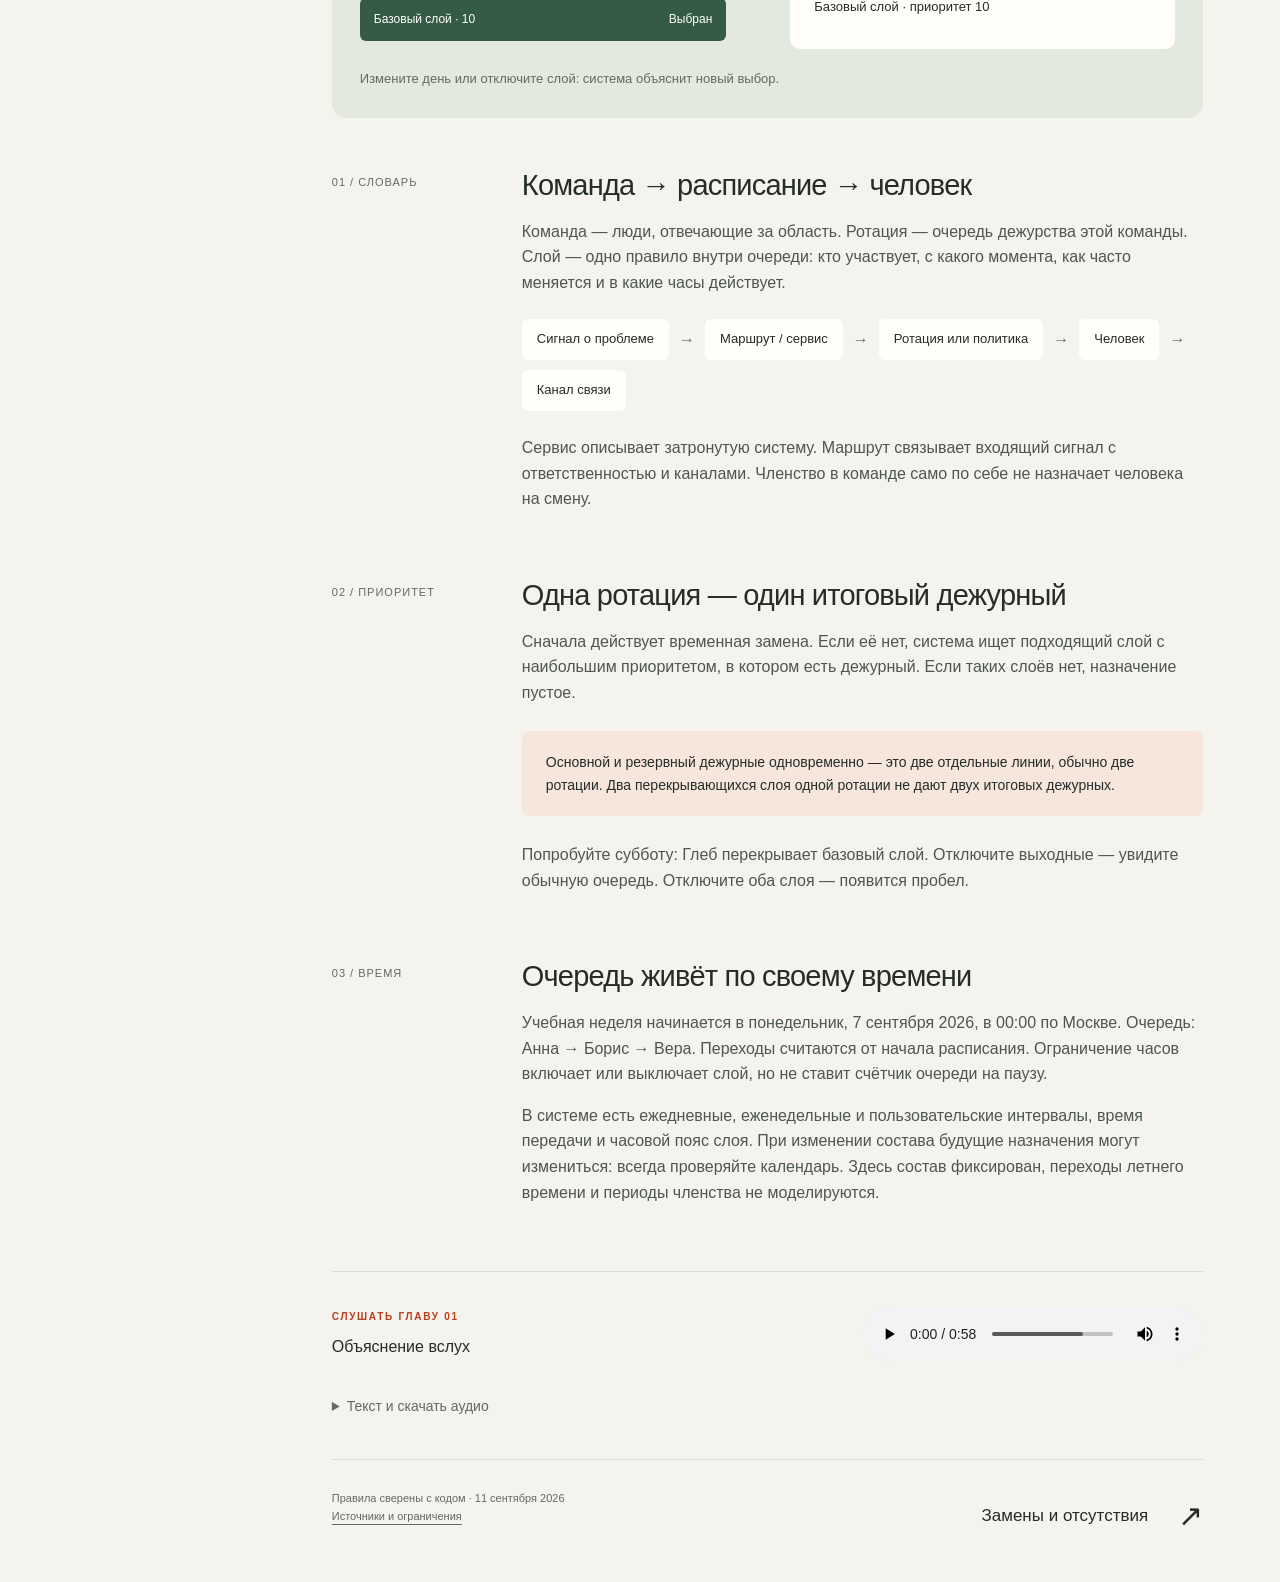
<file: rotation.html>
<!doctype html><html lang="ru"><head><meta charset="utf-8"><meta name="viewport" content="width=device-width,initial-scale=1"><meta name="description" content="Разбираем дежурство без сложных слов. Двигайте время, меняйте условия и смотрите, почему система выбирает именно этого человека."><meta name="theme-color" content="#f5f3ed"><title>Как устроено — Атлас дежурств</title><link rel="icon" href="favicon.svg" type="image/svg+xml"><link rel="stylesheet" href="style.css"><script src="model.js" defer></script><script src="app.js?v=2" defer></script></head><body data-page="index"><a class="skip" href="#main">Перейти к содержимому</a><aside><a class="brand" href="index.html"><b class="brandmark">↗</b> Атлас<br><span>дежурств</span></a><p class="side-caption">ИНТЕРАКТИВНЫЙ ГИД<br>ПО INCIDENTRELAY</p><nav aria-label="Главы"><a href="index.html"><span>↗</span>Играть в диспетчерскую</a><a href="rotation.html" data-page="index"><span>01</span>Как устроено</a><a href="replacements.html" data-page="replacements"><span>02</span>Замены и отсутствия</a><a href="escalation.html" data-page="escalation"><span>03</span>Если никто не ответил</a><a href="simplify.html" data-page="simplify"><span>04</span>Упростить ротацию</a><a href="alternatives.html" data-page="alternatives"><span>05</span>Жить без ротации</a><a href="about.html" data-page="about"><span>06</span>Что подтверждено</a></nav><div class="side-bottom"><span class="dot"></span> Учебная среда<p>Вымышленные команды.<br>Реальные правила.</p></div></aside><main id="main"><header><span>ДЕЖУРСТВО, КОТОРОЕ ПОНЯТНО</span><span>01 / 06</span></header><section class="hero"><p class="eyebrow">ТЕКУЩАЯ МОДЕЛЬ</p><h1>Кто сегодня<br>на связи?</h1><p class="lead">Разбираем дежурство без сложных слов. Двигайте время, меняйте условия и смотрите, почему система выбирает именно этого человека.</p><a class="audiojump videojump" href="#video">Смотреть объяснение ↓</a> <a class="audiojump" href="#audio">Слушать главу · около минуты ↓</a></section><section class="film" id="video" aria-labelledby="film-title"><div class="film-heading"><div><span class="eyebrow">ОБЪЯСНЕНИЕ В ДВИЖЕНИИ · 0:59</span><h2 id="film-title">Выбор дежурного</h2></div><a href="video/01.mp4?v=2" download>Скачать MP4 ↓</a></div><video controls playsinline preload="none" width="1280" height="720" poster="video/01.jpg?v=2" aria-label="Видео: Выбор дежурного"><source src="video/01.mp4?v=2" type="video/mp4">Ваш браузер не поддерживает видео. <a href="video/01.mp4?v=2">Скачайте ролик</a>.</video><p class="film-caption">Короткий ролик с русской озвучкой. Затем проверьте идею в модели ниже. <a href="#audio">Полный текст объяснения ↓</a></p></section><div id="chapter"></div><section id="audio" class="listen" aria-label="Аудиогид"><div><span class="eyebrow">СЛУШАТЬ ГЛАВУ 01</span><p>Объяснение вслух</p></div><audio controls preload="metadata" src="audio/01.mp3?v=2">Аудио доступно по ссылке ниже.</audio><details><summary>Текст и скачать аудио</summary><p>Добро пожаловать в атлас дежурств. Представьте эстафетную палочку: в каждый момент у неё есть один владелец. Команда отвечает на вопрос, чья это область. Ротация отвечает на вопрос, кто сейчас держит палочку. А слой — это правило: например, рабочие часы или выходные. Откройте модель и выберите субботу. Слой выходного дня перекрывает базовое расписание, потому что его приоритет выше. Но это не два дежурных одновременно: на выходе одной ротации один человек. Теперь включите замену и выберите среду, тринадцать часов. На четыре часа палочку получает Илья. После шестнадцати часов система снова следует исходному расписанию. Очередь не начинается заново. Если отключить все подходящие слои и не назначить замену, владельца не будет. Само наличие команды ещё не означает, что кто-то дежурит. Эта модель показывает правила из кода, а имена и даты здесь учебные.</p><a href="audio/01.mp3?v=2" download>Скачать MP3</a><p class="muted">Синтезированный голос. Можно читать главу и менять модель во время прослушивания.</p></details></section><footer><p>Правила сверены с кодом · 11 сентября 2026<br><a href="about.html">Источники и ограничения</a></p><a class="next" href="replacements.html">Замены и отсутствия <span>↗</span></a></footer></main></body></html>
</file>
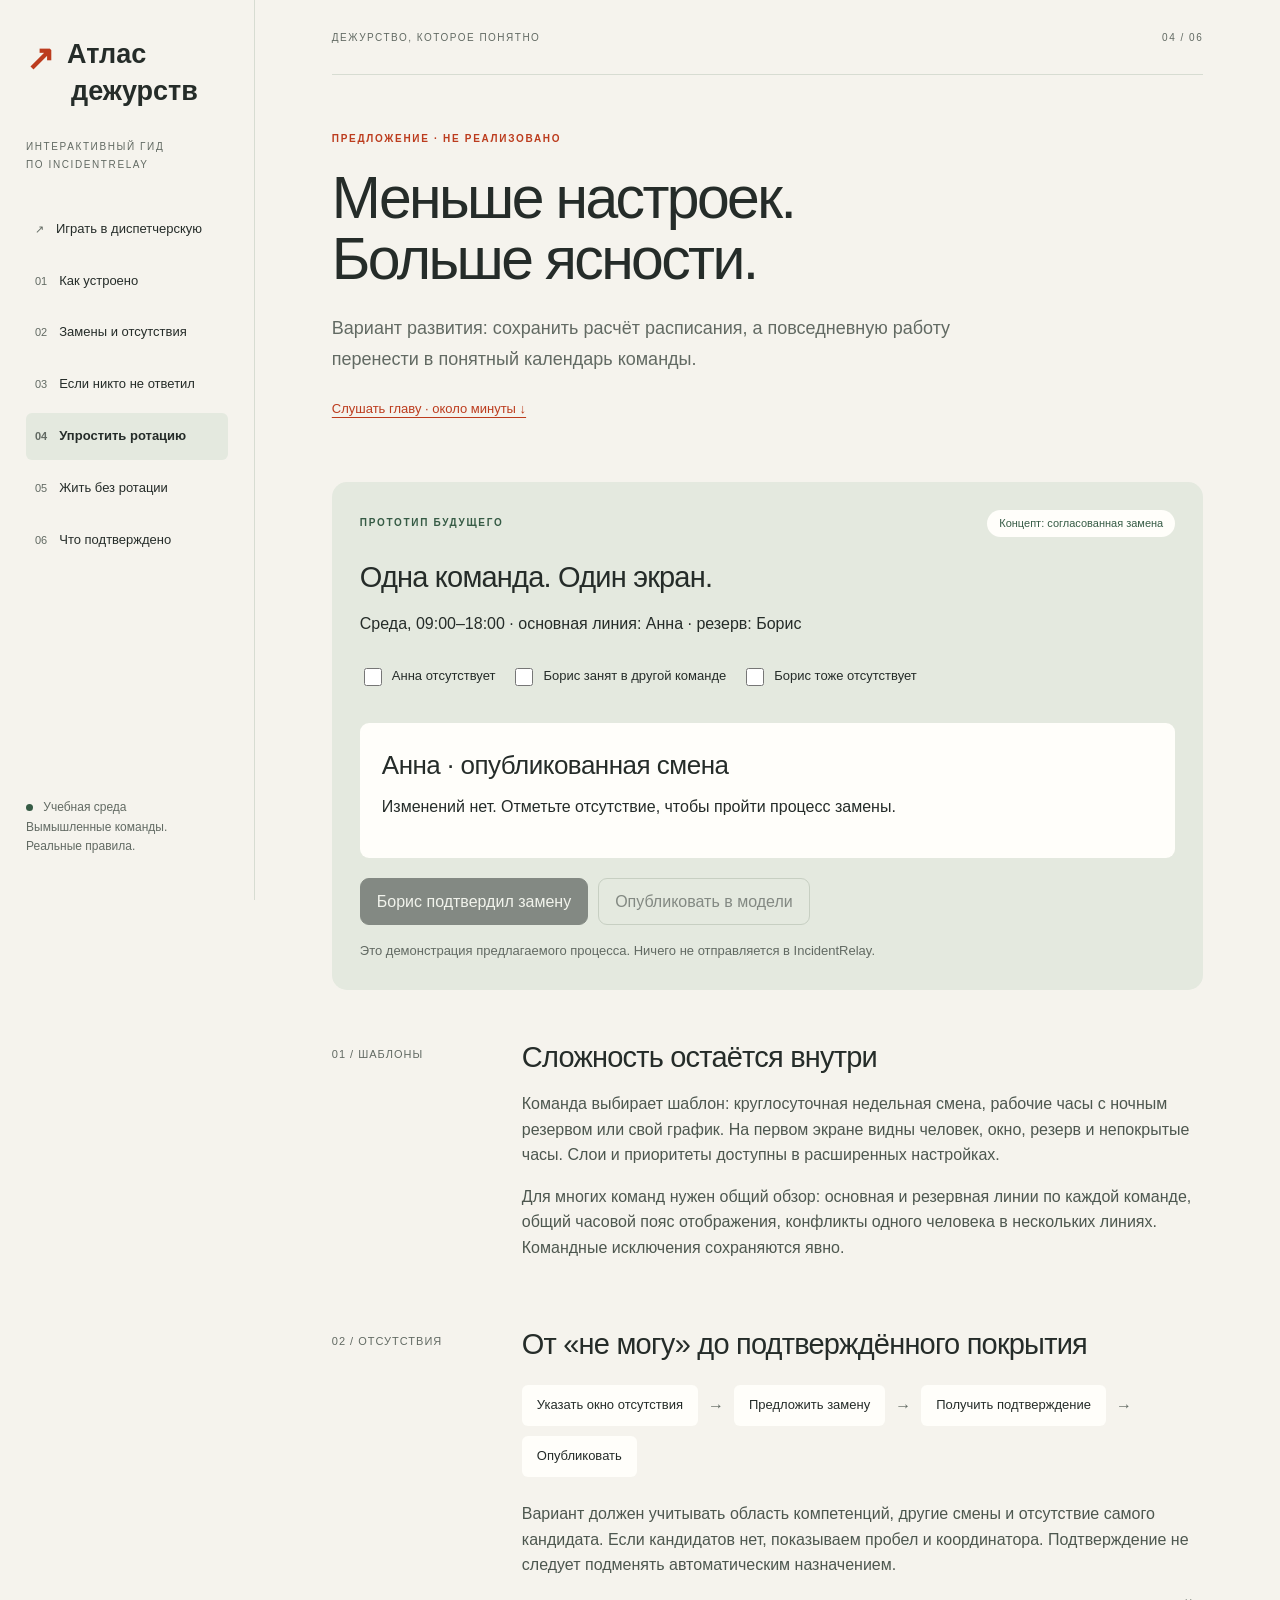
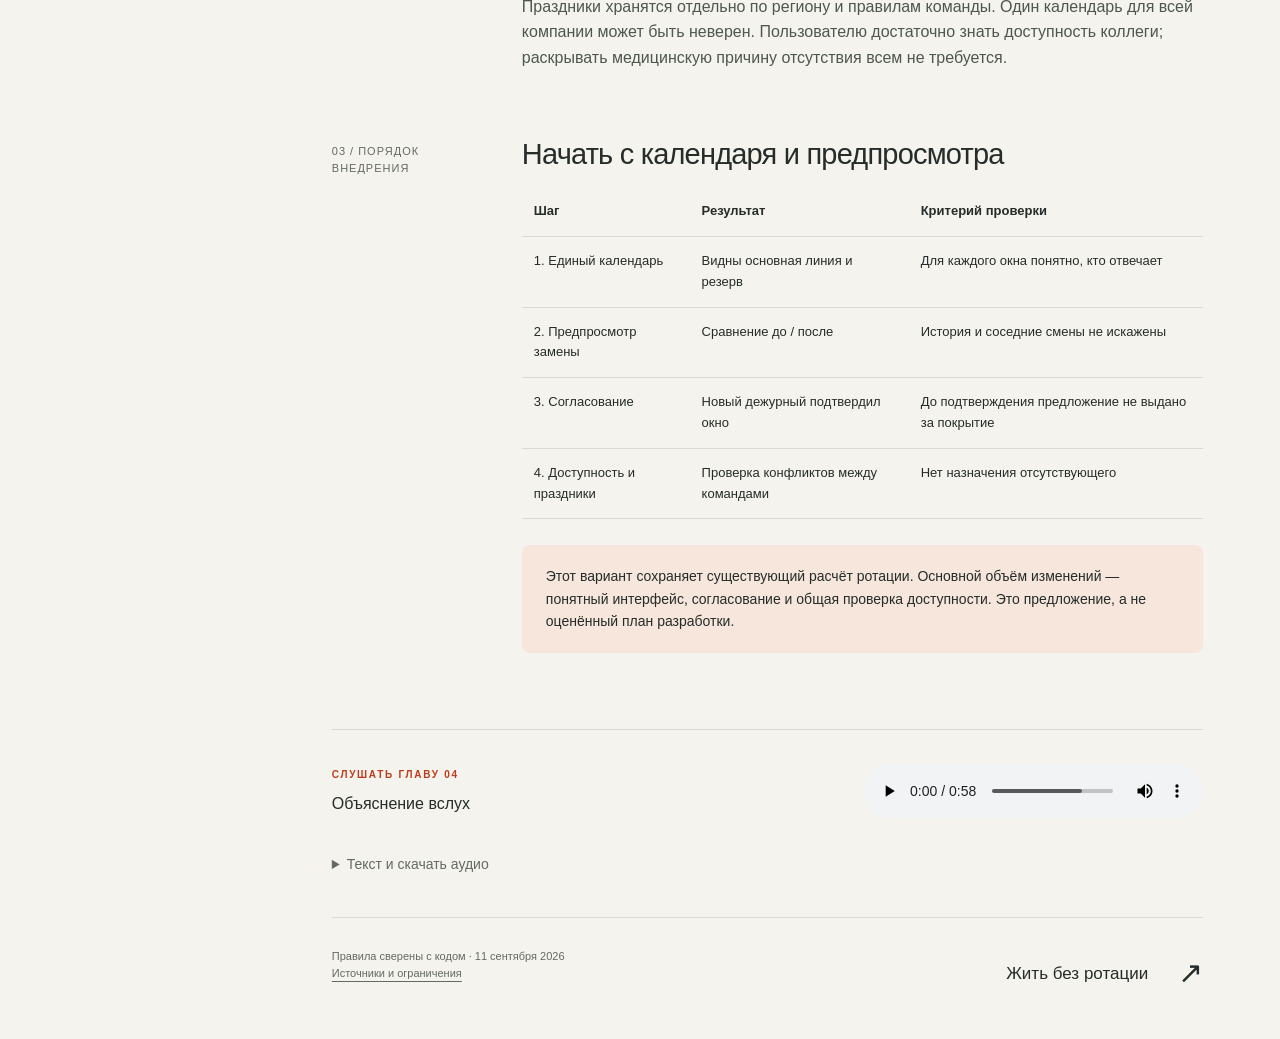
<file: simplify.html>
<!doctype html><html lang="ru"><head><meta charset="utf-8"><meta name="viewport" content="width=device-width,initial-scale=1"><meta name="description" content="Вариант развития: сохранить расчёт расписания, а повседневную работу перенести в понятный календарь команды."><meta name="theme-color" content="#f5f3ed"><title>Упростить ротацию — Атлас дежурств</title><link rel="icon" href="favicon.svg" type="image/svg+xml"><link rel="stylesheet" href="style.css"><script src="model.js" defer></script><script src="app.js?v=2" defer></script></head><body data-page="simplify"><a class="skip" href="#main">Перейти к содержимому</a><aside><a class="brand" href="index.html"><b class="brandmark">↗</b> Атлас<br><span>дежурств</span></a><p class="side-caption">ИНТЕРАКТИВНЫЙ ГИД<br>ПО INCIDENTRELAY</p><nav aria-label="Главы"><a href="index.html"><span>↗</span>Играть в диспетчерскую</a><a href="rotation.html" data-page="index"><span>01</span>Как устроено</a><a href="replacements.html" data-page="replacements"><span>02</span>Замены и отсутствия</a><a href="escalation.html" data-page="escalation"><span>03</span>Если никто не ответил</a><a href="simplify.html" data-page="simplify"><span>04</span>Упростить ротацию</a><a href="alternatives.html" data-page="alternatives"><span>05</span>Жить без ротации</a><a href="about.html" data-page="about"><span>06</span>Что подтверждено</a></nav><div class="side-bottom"><span class="dot"></span> Учебная среда<p>Вымышленные команды.<br>Реальные правила.</p></div></aside><main id="main"><header><span>ДЕЖУРСТВО, КОТОРОЕ ПОНЯТНО</span><span>04 / 06</span></header><section class="hero"><p class="eyebrow">ПРЕДЛОЖЕНИЕ · НЕ РЕАЛИЗОВАНО</p><h1>Меньше настроек.<br>Больше ясности.</h1><p class="lead">Вариант развития: сохранить расчёт расписания, а повседневную работу перенести в понятный календарь команды.</p><a class="audiojump" href="#audio">Слушать главу · около минуты ↓</a></section><div id="chapter"></div><section id="audio" class="listen" aria-label="Аудиогид"><div><span class="eyebrow">СЛУШАТЬ ГЛАВУ 04</span><p>Объяснение вслух</p></div><audio controls preload="metadata" src="audio/04.mp3?v=2">Аудио доступно по ссылке ниже.</audio><details><summary>Текст и скачать аудио</summary><p>Как сделать ежедневную работу проще? Это предложение, а не уже существующая функция. Оставим ротацию внутри системы, но дадим команде один понятный экран: основная линия, резерв и ближайшие пробелы. Попробуйте отметить отсутствие Анны. Система предлагает доступного человека, но не считает предложение завершённой заменой. Сначала ответ нового дежурного, затем публикация. Если резерв занят в другой команде, возникает конфликт. Если свободных людей нет, нужно показать незакрытую смену и привлечь координатора. Нельзя молча назначать отсутствующего или считать покрытие обеспеченным. Праздники следует хранить в календаре команды с регионом и правилами работы, а не просто красить дату красным. Начать можно с шаблона основной и резервной линий, предпросмотра изменений и журнала. Следующий шаг — согласование замен. Автоматический подбор имеет смысл добавлять, когда данные о доступности достаточно полные.</p><a href="audio/04.mp3?v=2" download>Скачать MP3</a><p class="muted">Синтезированный голос. Можно читать главу и менять модель во время прослушивания.</p></details></section><footer><p>Правила сверены с кодом · 11 сентября 2026<br><a href="about.html">Источники и ограничения</a></p><a class="next" href="alternatives.html">Жить без ротации <span>↗</span></a></footer></main></body></html>
</file>
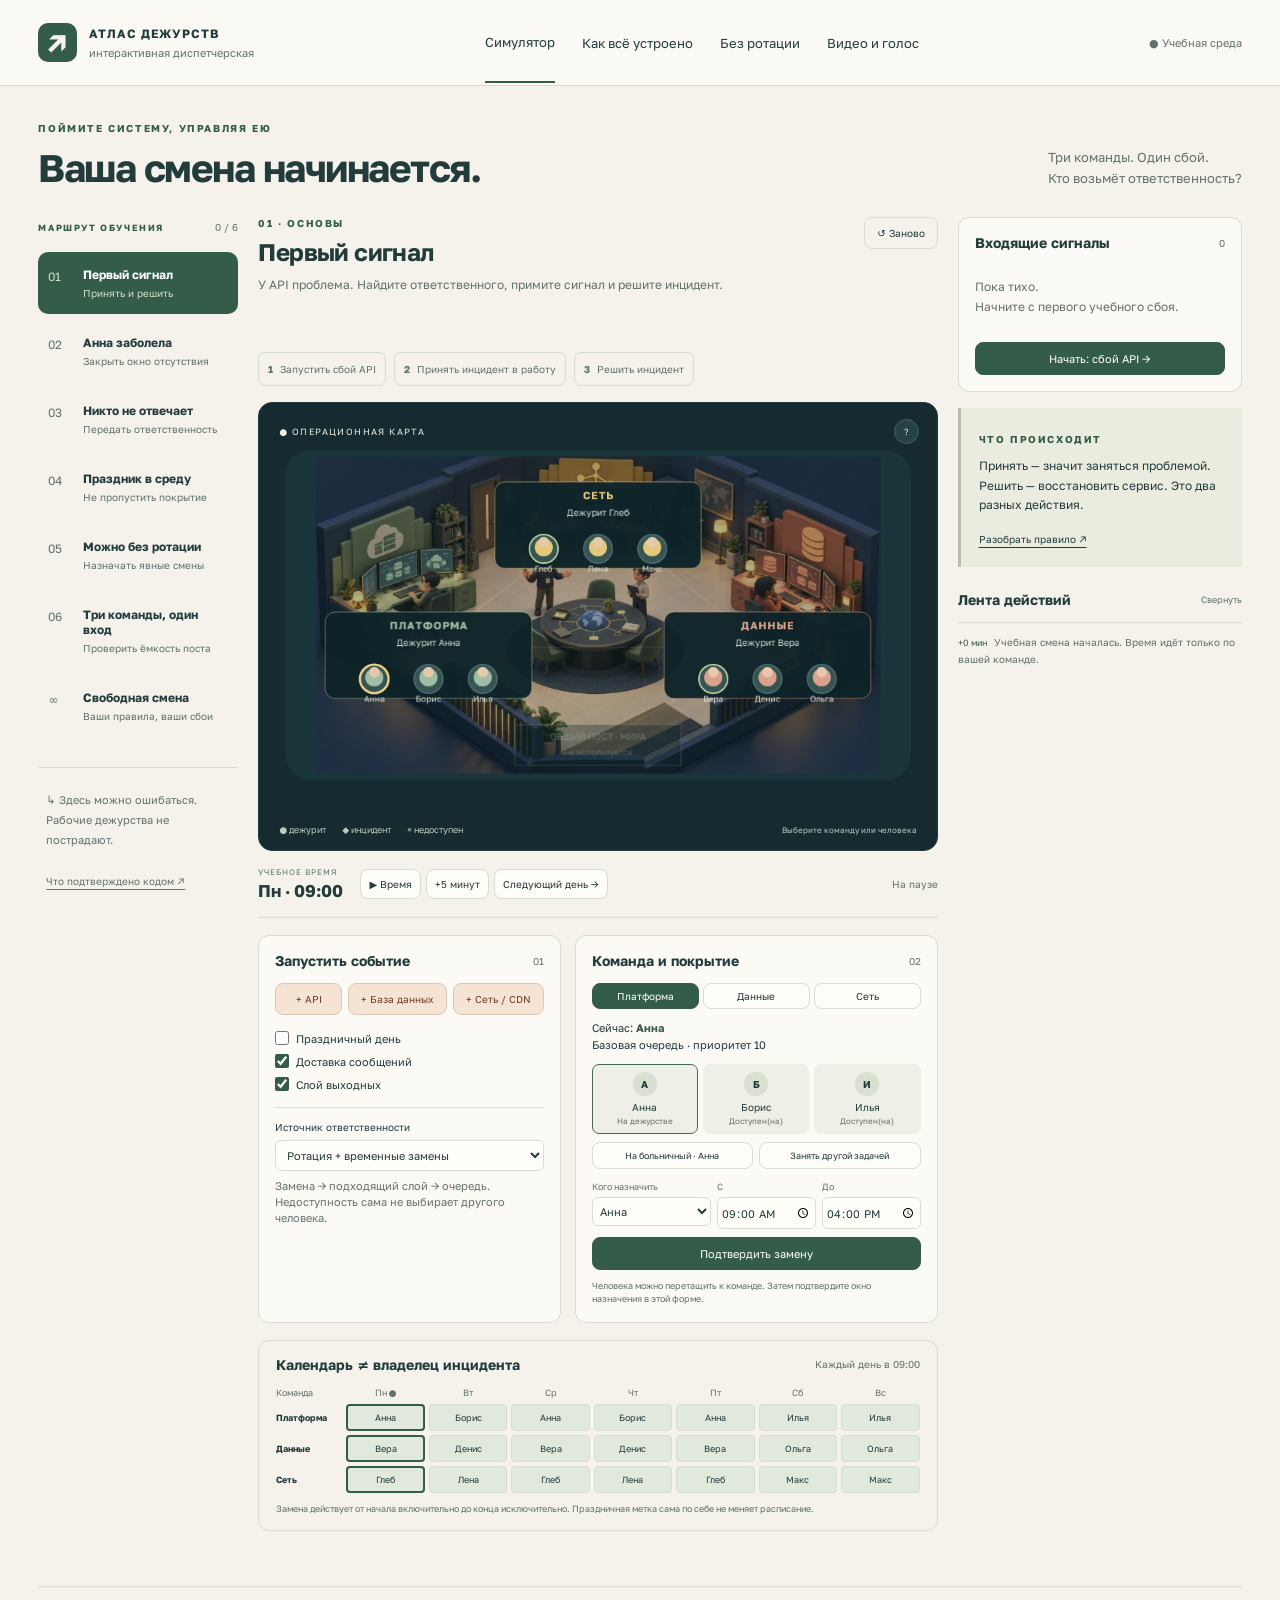
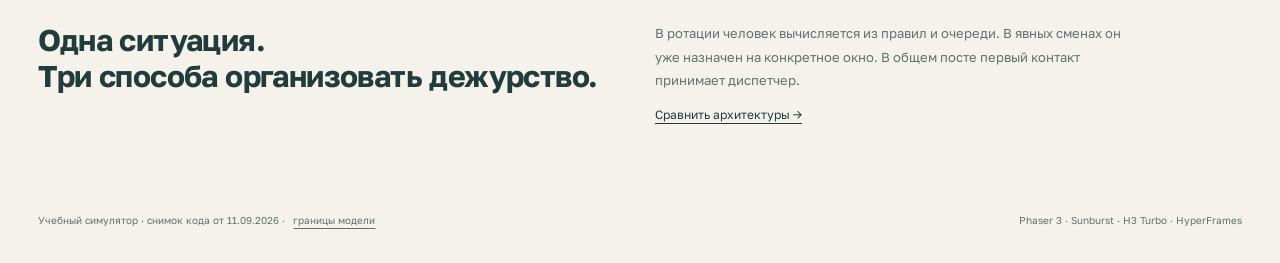
<file: simulator.html>
<!doctype html><html lang="ru"><head><meta charset="utf-8"><meta name="viewport" content="width=device-width,initial-scale=1"><meta name="description" content="Игровой симулятор дежурств: запускайте сбои, назначайте замены и сравнивайте ротации с явными сменами."><meta name="theme-color" content="#152b30"><title>Диспетчерская — Атлас дежурств</title><link rel="icon" href="favicon.svg"><link rel="stylesheet" href="sim.css?v=2"><script src="vendor/phaser.min.js" defer></script><script src="sim-model.js?v=2" defer></script><script src="sim.js?v=2" defer></script></head><body><a class="skip" href="#workspace">Перейти к симулятору</a>
<header class="topbar"><a class="logo" href="index.html"><span class="logomark">↗</span><span>АТЛАС ДЕЖУРСТВ<small>интерактивная диспетчерская</small></span></a><nav aria-label="Разделы"><a class="current" href="index.html">Симулятор</a><a href="rotation.html">Как всё устроено</a><a href="alternatives.html">Без ротации</a><button id="films-open">Видео и голос</button></nav><span class="environment">● Учебная среда</span></header>
<main id="workspace"><section class="introline"><div><p class="eyebrow">ПОЙМИТЕ СИСТЕМУ, УПРАВЛЯЯ ЕЮ</p><h1>Ваша смена начинается.</h1></div><p>Три команды. Один сбой.<br>Кто возьмёт ответственность?</p></section>
<div class="shell"><aside class="missions"><div class="rail-head"><span class="eyebrow">МАРШРУТ ОБУЧЕНИЯ</span><span id="progress-count">0 / 6</span></div><div id="mission-list"></div><div class="rail-note">↳ Здесь можно ошибаться.<br>Рабочие дежурства не пострадают.</div><a class="source-link" href="about.html">Что подтверждено кодом ↗</a></aside>
<section class="playarea" aria-label="Игровое поле"><div class="mission-brief"><div><p id="mission-tag" class="eyebrow"></p><h2 id="mission-title"></h2><p id="mission-description"></p></div><button id="restart">↺ Заново</button></div><div class="steps" id="steps" aria-label="Цели задания"></div>
<div class="world-wrap"><div class="world-top"><span>● ОПЕРАЦИОННАЯ КАРТА</span><button id="map-help" aria-label="Как управлять картой">?</button></div><div id="world" role="img" aria-label="Карта трёх команд. Все действия доступны также кнопками под картой."></div><div class="map-legend"><span>● дежурит</span><span>◆ инцидент</span><span>× недоступен</span><span>Выберите команду или человека</span></div><div id="complete-banner" class="complete-banner" hidden><span>✓</span><div><b>Сценарий разобран</b><p id="complete-lesson"></p></div><button id="next-mission">Следующее задание →</button></div></div>
<div class="clockbar"><div><small>УЧЕБНОЕ ВРЕМЯ</small><strong id="clock">Пн · 09:00</strong></div><div class="time-actions"><button id="play" aria-pressed="false">▶ Время</button><button id="step">+5 минут</button><button id="day-next">Следующий день →</button></div><span id="time-note">На паузе</span></div>
<div class="controlgrid"><section class="panel"><div class="panel-title"><h3>Запустить событие</h3><span>01</span></div><div id="event-buttons" class="event-buttons"></div><div class="switches"><label><input id="holiday" type="checkbox"> Праздничный день</label><label><input id="delivery" type="checkbox" checked> Доставка сообщений</label><label><input id="weekend" type="checkbox" checked> Слой выходных</label></div><div class="architecture"><label for="architecture">Источник ответственности</label><select id="architecture"><option value="rotation">Ротация + временные замены</option><option value="shifts">Явные смены · концепт</option><option value="dispatch">Общий пост · концепт</option></select><small id="architecture-note"></small></div></section>
<section class="panel"><div class="panel-title"><h3>Команда и покрытие</h3><span>02</span></div><div id="team-tabs" class="team-tabs" role="group" aria-label="Выбор команды"></div><p id="coverage" class="coverage"></p><div id="people" class="people"></div><div id="person-actions" class="person-actions"></div><form id="assign-form"><div class="assign-row"><label>Кого назначить<select id="assign-person"></select></label><label>С <input id="assign-start" type="time" value="09:00" required></label><label>До <input id="assign-end" type="time" value="16:00" required></label></div><button id="assign-submit" class="primary" type="submit">Подтвердить замену</button></form><div id="assignments" class="assignments"></div><p class="small-note">Человека можно перетащить к команде. Затем подтвердите окно назначения в этой форме.</p></section></div>
<section class="calendar-panel"><div class="panel-title"><h3>Календарь ≠ владелец инцидента</h3><span id="calendar-note">Текущее покрытие</span></div><div id="calendar"></div><p class="small-note">Замена действует от начала включительно до конца исключительно. Праздничная метка сама по себе не меняет расписание.</p></section></section>
<aside class="rightbar"><section class="inbox panel"><div class="panel-title"><h3>Входящие сигналы</h3><span id="incident-count">0</span></div><div id="incident-list"></div><div id="incident-detail"></div></section><section class="mentor"><span class="eyebrow">ЧТО ПРОИСХОДИТ</span><p id="mentor-text"></p><a id="guide-link" href="rotation.html">Разобрать правило ↗</a></section><section class="journal"><div class="panel-title"><h3>Лента действий</h3><button id="log-toggle" aria-expanded="true">Свернуть</button></div><ol id="log"></ol></section></aside>
</div><section class="bottom-explain"><h2>Одна ситуация.<br>Три способа организовать дежурство.</h2><div><p>В ротации человек вычисляется из правил и очереди. В явных сменах он уже назначен на конкретное окно. В общем посте первый контакт принимает диспетчер.</p><a href="alternatives.html">Сравнить архитектуры →</a></div></section><footer>Учебный симулятор · снимок кода от 11.09.2026 · <a href="about.html">границы модели</a><span>Phaser 3 · Sunburst · H3 Turbo · HyperFrames</span></footer></main>
<div id="toast" role="status" aria-live="polite"></div><dialog id="media-dialog"><button id="films-close" class="dialog-close" aria-label="Закрыть видео">×</button><p class="eyebrow">ПОСМОТРЕТЬ И ПОПРОБОВАТЬ</p><h2>Короткие объяснения</h2><p>Новая нейросетевая озвучка. Генеративные сцены H3 Turbo и схемы HyperFrames.</p><div class="media-tabs"><button data-film="1" class="active">Кто дежурит</button><button data-film="2">Замена</button><button data-film="3">Эскалация</button></div><video id="film-player" controls playsinline preload="none" poster="video/01.jpg?v=2"><source src="video/01.mp4?v=2" type="video/mp4"></video><div class="audio-chapter"><label for="audio-chapter">Аудиогид</label><select id="audio-chapter"><option value="01">01 · Как устроено</option><option value="02">02 · Замены</option><option value="03">03 · Эскалация</option><option value="04">04 · Упрощение</option><option value="05">05 · Без ротации</option></select><audio id="guide-audio" controls preload="none" src="audio/01.mp3?v=2"></audio></div><a id="transcript" href="audio/01.txt">Текст объяснения ↗</a></dialog><noscript>Для симулятора нужен JavaScript. <a href="rotation.html">Открыть справочник</a>.</noscript></body></html>
</file>
<file: style.css>
:root{--paper:#f5f3ed;--ink:#252c29;--muted:#626a63;--line:#d7dcd2;--accent:#bc3c1e;--soft:#f6e6dc;--green:#365b45;--sage:#e4e9df;--white:#fffefa}*{box-sizing:border-box}body{margin:0;background:var(--paper);color:var(--ink);font:16px/1.6 -apple-system,BlinkMacSystemFont,"Segoe UI",sans-serif}a{color:inherit;text-underline-offset:4px}button,input,select{font:inherit}button,a,input,select,summary{touch-action:manipulation}button{cursor:pointer;border:1px solid #abb6a7;background:transparent;color:var(--ink);border-radius:9px;padding:10px 16px;min-height:44px}button:hover{background:var(--sage)}button:disabled{cursor:default;opacity:.5}button.primary{background:var(--ink);border-color:var(--ink);color:var(--white)}button[aria-pressed=true]{background:var(--ink);color:var(--white)}a:focus-visible,button:focus-visible,input:focus-visible,select:focus-visible,summary:focus-visible{outline:3px solid var(--accent);outline-offset:4px}.skip{position:absolute;top:-100px;z-index:9;background:var(--white);padding:12px}.skip:focus{top:8px}aside{position:fixed;inset:0 auto 0 0;width:255px;padding:40px 26px 28px;border-inline-end:1px solid var(--line);display:flex;flex-direction:column}.brand{font-size:27px;font-weight:650;line-height:1.08;text-decoration:none}.brand span{padding-inline-start:45px}.brandmark{float:left;font-size:34px;color:var(--accent);padding-inline-end:13px}.side-caption{font-size:10px;letter-spacing:1.6px;line-height:1.8;color:var(--muted);margin:32px 0}nav{display:grid;gap:5px}nav a{text-decoration:none;border-radius:6px;font-size:13px;padding:13px 9px}nav a span{color:var(--muted);font-size:11px;margin-inline-end:12px}nav a[aria-current=page]{background:var(--sage);font-weight:600}nav a:hover{background:var(--sage)}.side-bottom{margin-top:auto;padding-top:24px;font-size:12px;color:var(--muted)}.dot{display:inline-block;width:7px;height:7px;border-radius:50%;background:var(--green);margin-inline-end:7px}main{margin-inline-start:255px;max-width:1440px;padding:30px 6vw 0}header{display:flex;justify-content:space-between;gap:20px;font-size:10px;letter-spacing:1.5px;color:var(--muted);padding-bottom:28px;border-bottom:1px solid var(--line)}.hero{padding:56px 0 35px}.eyebrow{font-size:10px;letter-spacing:1.7px;font-weight:650;color:var(--accent)}h1{font-size:clamp(40px,4.6vw,72px);font-weight:500;line-height:1.04;letter-spacing:-2.6px;margin:20px 0 24px}h2{font-size:29px;font-weight:500;letter-spacing:-.8px;line-height:1.2;margin:0 0 16px}h3{font-size:18px;font-weight:600;margin:0 0 8px}p{margin:0 0 16px}.lead{max-width:710px;font-size:18px;line-height:1.7;color:var(--muted)}.lab{background:var(--sage);border-radius:15px;padding:28px;margin:12px 0 50px}.lab-top{display:flex;align-items:center;justify-content:space-between;gap:14px;margin-bottom:23px}.lab-top .eyebrow{color:var(--green)}.pill{background:var(--white);border-radius:100px;padding:5px 12px;font-size:11px;color:var(--green)}.controls{display:flex;align-items:end;gap:16px;flex-wrap:wrap;margin:18px 0 24px}.controls label{font-size:13px;display:grid;gap:7px;flex:1;min-width:130px}.controls label.check{display:flex;align-items:center;min-height:44px;flex:none}.controls select,.controls input[type=number]{width:100%;background:var(--white);border:1px solid #abb6a7;border-radius:7px;padding:10px;min-height:44px}.controls input[type=range]{accent-color:var(--green);width:100%;min-height:24px}.controls input[type=checkbox]{accent-color:var(--green);width:18px;height:18px}.week{display:grid;grid-template-columns:repeat(7,1fr);gap:7px}.day{display:grid;gap:5px;min-width:0;padding:12px 4px;border:0;background:#f3f5ef}.day small{font-size:10px}.day b{font-size:14px;font-weight:500}.day[aria-pressed=true]{background:var(--green)}.decision{display:grid;grid-template-columns:1fr 32px 1.05fr;align-items:center;gap:16px;margin:26px 0 20px}.layers{display:grid;gap:7px}.layer{padding:12px 14px;border-radius:6px;background:#f2f4ee;font-size:12px;display:flex;justify-content:space-between;gap:12px}.layer.winner{background:var(--green);color:white}.arrow{font-size:27px;text-align:center}.result{padding:24px;background:var(--white);border-radius:10px;min-height:160px;display:flex;flex-direction:column;justify-content:center}.result .name{font-size:38px;line-height:1.2;letter-spacing:-1px;margin:5px 0 10px}.result p{font-size:13px;margin:0}.avatar{display:inline-flex;width:36px;height:36px;align-items:center;justify-content:center;border-radius:50%;background:var(--soft);color:var(--accent);font-weight:500;font-size:14px;margin-inline-end:10px}.hint{font-size:13px;color:var(--muted);margin-bottom:0}.explain{display:grid;grid-template-columns:160px 1fr;gap:30px;margin:50px 0}.explain .step{font-size:11px;letter-spacing:1px;color:var(--muted);padding-top:6px}.prose{max-width:730px}.prose p{color:#4d574f}.callout{padding:20px 24px;background:var(--soft);border-radius:8px;font-size:14px;margin:26px 0}.flow{display:flex;align-items:center;gap:10px;flex-wrap:wrap;margin:24px 0}.flow span{background:var(--white);padding:10px 15px;border-radius:6px;font-size:13px}.flow i{font-style:normal;color:var(--muted)}.bar{display:flex;min-height:76px;gap:3px;margin:10px 0}.segment{display:flex;flex-direction:column;justify-content:center;align-items:center;background:var(--green);color:white;min-width:0;font-size:13px;text-align:center;padding:8px 1px}.segment.override{background:var(--accent)}.segment small{font-size:10px}.ticks{display:flex;justify-content:space-between;font-size:11px;color:var(--muted)}.status{background:var(--white);border-radius:9px;padding:22px;margin:20px 0}.status h3{font-size:26px;font-weight:500;letter-spacing:-.5px}.bad{color:#a73220}.good{color:var(--green)}.steps{display:grid;grid-template-columns:repeat(3,1fr);gap:10px}.target{background:#f3f5ef;padding:20px 15px;border-radius:8px}.target.active{background:var(--green);color:white}.target small{display:block;margin-bottom:12px}.target b{font-size:21px;font-weight:500}.eventlog{font-size:13px;max-height:220px;overflow:auto;list-style:none;padding:0;margin:22px 0 0}.eventlog li{padding:9px 0;border-top:1px solid #c7cfc2}.eventlog time{display:inline-block;min-width:62px;font-variant-numeric:tabular-nums}.actionrow{display:flex;gap:10px;flex-wrap:wrap;margin-top:20px}.tablewrap{overflow:auto}table{width:100%;border-collapse:collapse;text-align:left;font-size:13px;min-width:460px}th,td{padding:14px 12px;border-bottom:1px solid var(--line);vertical-align:top}th{font-weight:600}.loadrow{display:flex;gap:10px;flex-wrap:wrap;margin:25px 0}.job{padding:13px 19px;border-radius:7px;background:var(--white);font-size:13px}.job.wait{background:var(--soft);color:var(--accent)}.listen{border-top:1px solid var(--line);padding:30px 0;display:flex;flex-wrap:wrap;align-items:center;gap:20px;justify-content:space-between}.listen p{margin:6px 0}.listen audio{width:min(100%,340px)}details{width:100%;font-size:14px}summary{cursor:pointer;min-height:44px;padding:10px 0;color:var(--muted)}details p{max-width:760px;padding:12px 0}.muted{color:var(--muted);font-size:12px}footer{padding:30px 0 40px;border-top:1px solid var(--line);display:flex;gap:25px;justify-content:space-between;font-size:11px;color:var(--muted)}.next{font-size:17px;display:flex;align-items:center;gap:30px;text-decoration:none;color:var(--ink)}.next span{font-size:30px}.source{overflow-wrap:anywhere}code{font-size:12px;background:var(--sage);padding:2px 4px;border-radius:3px}ul{padding-inline-start:20px}li{margin-bottom:8px}@media(min-width:1600px){main{padding-inline:90px}}@media(max-width:1050px){aside{width:210px;padding:30px 18px}main{margin-inline-start:210px;padding-inline:4vw}.explain{grid-template-columns:100px 1fr;gap:20px}.week{gap:3px}.day b{font-size:12px}}@media(max-width:780px){aside{position:static;width:auto;padding:22px 22px 12px;border:0}.brand{font-size:23px}.brand br{display:none}.brand span{padding:0}.brandmark{font-size:26px}.side-caption,.side-bottom{display:none}nav{display:flex;overflow:auto;margin-top:20px;gap:6px;padding-bottom:6px}nav a{white-space:nowrap;padding:11px;font-size:12px}main{margin:0;padding:12px 22px 0}header{font-size:8px;padding-bottom:17px}.hero{padding-top:34px}h1{font-size:49px}.lead{font-size:16px}.lab{padding:20px;margin-bottom:32px}.explain{grid-template-columns:1fr;gap:10px;margin:36px 0}.decision{grid-template-columns:1fr 24px 1fr;gap:8px}.result{padding:15px}.result .name{font-size:31px}.layer{padding:10px;font-size:11px}.week{grid-template-columns:repeat(7,minmax(0,1fr))}.day{padding:10px 0;font-size:12px}.day b{font-size:10px}.steps{gap:6px}.target{padding:15px 10px}.target b{font-size:17px}footer{flex-direction:column}.next{justify-content:space-between}h2{font-size:25px}}@media(max-width:400px){h1{font-size:41px;letter-spacing:-1.8px}main{padding-inline:16px}.lab{padding:14px}.decision{grid-template-columns:1fr}.arrow{transform:rotate(90deg);line-height:1}.result{min-height:110px}.day small{font-size:9px}.target b{font-size:15px}.lab-top{align-items:start}.pill{font-size:10px}.controls{gap:12px}}@media(prefers-reduced-motion:no-preference){button,a{transition:background .15s,color .15s}}@media print{aside,audio,.controls,.actionrow{display:none}main{margin:0;padding:0}.lab{break-inside:avoid}body{background:white}}
[hidden]{display:none!important}
.prose,.explain>div{min-width:0}.controls label.check{max-width:100%;min-width:0}.controls input[type=checkbox]{flex-shrink:0}@media(max-width:780px){.brand span{margin-inline-start:6px}}
.steps{grid-template-columns:repeat(3,minmax(0,1fr))}.target{min-width:0}.target small{overflow-wrap:anywhere}@media(max-width:400px){.target small{font-size:11px}}

.audiojump{display:inline-block;color:var(--accent);font-size:13px;min-height:44px;padding-top:8px}

.film{margin:0 0 44px;padding:26px;border:1px solid var(--line);border-radius:12px;background:var(--white)}.film-heading{display:flex;justify-content:space-between;gap:20px;align-items:center;margin-bottom:20px}.film-heading h2{font-size:25px;margin:9px 0 0}.film-heading>a{font-size:12px;white-space:nowrap;min-height:44px;display:flex;align-items:center}.film video{display:block;width:100%;height:auto;aspect-ratio:16/9;background:#f5f3ed;border-radius:8px}.film-caption{font-size:12px;color:var(--muted);margin:15px 0 0;line-height:1.7}.videojump{margin-right:18px}@media(max-width:780px){.film{padding:16px}.film-heading{display:block}.film-heading h2{font-size:22px}.film-heading>a{margin-top:5px}}@media print{.film video{display:none}}
</file>
<file: sim.css>
@font-face{font-family:Golos;src:url(assets/golos-400.ttf);font-weight:400;font-display:swap}@font-face{font-family:Golos;src:url(assets/golos-700.ttf);font-weight:700;font-display:swap}
:root{--paper:#f4f2eb;--ink:#223b3b;--muted:#62716b;--line:#d7ddd3;--green:#345d49;--rust:#a3452b;--navy:#152b30}*{box-sizing:border-box}body{margin:0;background:var(--paper);color:var(--ink);font:14px Golos,system-ui,sans-serif}button,input,select{font:inherit}button,a,input,select{touch-action:manipulation}button{cursor:pointer;border:1px solid var(--line);border-radius:8px;background:#fffdf8;padding:9px 12px;color:var(--ink);transition:background .15s,transform .15s}button:hover{background:#e9eee4}button:active{transform:translateY(1px)}button:disabled{opacity:.45;cursor:default}a{color:inherit;text-underline-offset:4px}button:focus-visible,a:focus-visible,input:focus-visible,select:focus-visible{outline:3px solid #bc6d3c;outline-offset:3px}h1,h2,h3,p{margin:0}h1{font-size:clamp(30px,3vw,46px);line-height:1.12;letter-spacing:-1.5px}h2{font-size:24px;letter-spacing:-.6px}h3{font-size:14px}small{font-size:11px}.topbar{height:86px;display:flex;align-items:center;gap:40px;padding:0 3vw;border-bottom:1px solid var(--line);background:#faf9f3}.logo{display:flex;align-items:center;gap:12px;text-decoration:none;font-size:12px;letter-spacing:1px;font-weight:700}.logo small{display:block;font-size:11px;font-weight:400;letter-spacing:0;color:var(--muted);margin-top:5px}.logomark{background:var(--green);color:var(--paper);width:39px;height:39px;display:grid;place-items:center;border-radius:10px;font-size:29px}.topbar nav{display:flex;gap:27px;align-items:center;margin:auto}.topbar nav a{font-size:13px;text-decoration:none}.topbar nav a.current{border-bottom:2px solid var(--green);padding:31px 0}.topbar nav button{border:0;background:none;padding:0;font-size:13px}.environment{font-size:11px;color:var(--muted)}.skip{position:absolute;left:16px;top:-70px;background:white;padding:15px;z-index:100}.skip:focus{top:5px}main{max-width:1760px;margin:auto;padding:0 3vw}.introline{display:flex;justify-content:space-between;align-items:end;padding:36px 0 28px}.eyebrow{font-size:10px;font-weight:700;letter-spacing:1.6px;color:var(--green)}.introline .eyebrow{margin-bottom:12px}.introline>p{line-height:1.6;color:var(--muted);font-size:13px}.shell{display:grid;grid-template-columns:200px minmax(400px,1fr) 284px;gap:20px;align-items:start}.missions{padding-top:4px;position:sticky;top:15px}.rail-head{display:flex;justify-content:space-between;gap:5px;margin-bottom:19px;align-items:center}.rail-head .eyebrow{font-size:9px}.rail-head>span:last-child{font-size:10px;color:var(--muted);white-space:nowrap}.mission-button{width:100%;display:flex;text-align:left;gap:10px;border:0;border-radius:10px;padding:15px 10px;margin-bottom:6px;background:transparent}.mission-button .num{width:25px;color:var(--muted);font-size:12px;padding-top:2px}.mission-button b{display:block;font-size:12px}.mission-button small{display:block;color:var(--muted);font-size:10px;margin-top:5px}.mission-button.active{background:var(--green);color:white}.mission-button.active .num,.mission-button.active small{color:#d1dfce}.mission-button.done .num{color:#619674}.rail-note{margin-top:30px;border-top:1px solid var(--line);padding:22px 8px;color:var(--muted);font-size:11px;line-height:1.8}.source-link{font-size:10px;color:var(--muted);margin-left:8px}.playarea{min-width:0}.mission-brief{display:flex;gap:18px;justify-content:space-between;min-height:125px}.mission-brief h2{margin:8px 0 10px}.mission-brief p:not(.eyebrow){color:var(--muted);line-height:1.5;font-size:12px;max-width:560px}.mission-brief>button{align-self:flex-start;background:none;font-size:10px;white-space:nowrap}.steps{display:flex;gap:8px;margin:10px 0 16px;min-height:34px;flex-wrap:wrap}.step{font-size:10px;padding:8px 9px;border:1px solid var(--line);border-radius:7px;color:var(--muted);display:flex;gap:7px;align-items:center}.step.checked{background:#e2eadc;color:var(--green);border-color:#bccfb6}.world-wrap{position:relative;background:var(--navy);color:#e9eee3;border-radius:14px;overflow:hidden;border:1px solid #233b3f}.world-top{display:flex;justify-content:space-between;align-items:center;position:absolute;left:20px;right:18px;top:16px;z-index:2;font-size:9px;letter-spacing:1.4px;pointer-events:none}.world-top button{pointer-events:auto;background:#264247;color:#dbe7da;border-color:#466057;width:25px;height:25px;padding:0;border-radius:50%}#world{aspect-ratio:900/560;width:100%;min-height:270px}#world canvas{display:block!important;max-width:100%}.map-legend{display:flex;align-items:center;gap:16px;padding:0 20px 15px;color:#becac0;font-size:9px;flex-wrap:wrap}.map-legend>span:last-child{margin-left:auto;font-size:8px}.clockbar{display:flex;align-items:center;gap:17px;padding:16px 0;border-bottom:1px solid var(--line)}.clockbar small{display:block;letter-spacing:1px;color:var(--muted);font-size:8px}.clockbar strong{font-size:17px;font-variant-numeric:tabular-nums;display:block;margin-top:3px;white-space:nowrap}.time-actions{display:flex;gap:5px}.time-actions button{font-size:10px;padding:8px}#time-note{font-size:10px;color:var(--muted);margin-left:auto;white-space:nowrap}.controlgrid{display:grid;grid-template-columns:1fr 1.2fr;gap:14px;margin:17px 0}.panel{border:1px solid var(--line);border-radius:11px;background:#fbfaf5;padding:16px;min-width:0}.panel-title{display:flex;align-items:center;justify-content:space-between;gap:10px;margin-bottom:14px}.panel-title>span{font-size:10px;color:var(--muted)}.panel-title>button{font-size:9px;border:0;padding:0;background:none;color:var(--muted)}.event-buttons{display:flex;gap:6px;flex-wrap:wrap}.event-buttons button{background:#f5e4d4;border-color:#dcc8b6;font-size:10px;color:#703a28;flex:1;white-space:nowrap}.switches{display:grid;gap:9px;margin:16px 0}.switches label{display:flex;align-items:center;gap:7px;font-size:11px}.switches input{accent-color:var(--green);margin:0;width:14px;height:14px}.architecture{padding-top:13px;border-top:1px solid var(--line)}.architecture label{display:block;font-size:10px;margin-bottom:7px}select,input[type=time]{width:100%;background:#fffef9;color:var(--ink);border:1px solid var(--line);border-radius:6px;padding:7px;font-size:11px}.architecture small{display:block;line-height:1.45;color:var(--muted);margin-top:7px}.team-tabs{display:flex;gap:4px}.team-tabs button{font-size:10px;padding:6px 8px;flex:1}.team-tabs button.active{background:var(--green);border-color:var(--green);color:white}.coverage{font-size:11px;margin:11px 0;line-height:1.5}.coverage b{color:var(--green)}.people{display:flex;gap:5px;margin-bottom:8px}.person{background:#eeefe6;border:1px solid transparent;padding:7px 5px;border-radius:7px;min-width:0;flex:1;font-size:10px;text-align:center;cursor:grab}.person.active{border-color:#466b50}.person .avatar{display:grid;place-items:center;border-radius:50%;background:#d7e0d1;width:24px;height:24px;margin:0 auto 5px;font-size:10px;font-weight:700}.person.sick{background:#f4e0d4}.person.sick .avatar{background:#e4bca4}.person small{display:block;color:var(--muted);font-size:8px;margin-top:3px}.assign-row{display:grid;grid-template-columns:1.2fr 1fr 1fr;gap:6px;margin-top:12px}.assign-row label{font-size:9px;color:var(--muted)}.assign-row input,.assign-row select{margin-top:5px;min-width:0;padding:6px 3px}button.primary{background:var(--green);color:white;border-color:var(--green);font-size:11px;width:100%;margin-top:8px}.assignments{font-size:9px;margin-top:8px;color:var(--green)}.assignments>div{display:flex;gap:5px;align-items:center;margin:5px 0;justify-content:space-between}.assignments button{border:0;background:none;font-size:9px;padding:3px;color:var(--rust)}.small-note{font-size:9px;color:var(--muted);line-height:1.5;margin-top:9px}.calendar-panel{padding:15px 17px;border:1px solid var(--line);border-radius:11px}.calrow{display:grid;grid-template-columns:66px repeat(7,1fr);gap:4px;margin-top:4px;align-items:center;font-size:10px}.calrow>strong{font-size:9px}.daycell{padding:7px 2px;border-radius:4px;background:#e1e8dc;font-size:9px;text-align:center;white-space:nowrap}.daycell.now{outline:2px solid var(--green);outline-offset:-2px}.daycell.gap{background:#f0d9cd;color:#823c28}.daycell.override{background:#e8d2a4}.calrow.heading{color:var(--muted);font-size:9px;margin-bottom:6px}.rightbar{min-width:0}.empty{font-size:12px;color:var(--muted);line-height:1.7;padding:12px 0 16px}.incident-btn{display:block;width:100%;padding:11px;margin-bottom:6px;text-align:left;font-size:11px;background:#f6eee2;border-color:#e3d3bd}.incident-btn small{display:block;margin-top:5px;font-size:10px;color:var(--muted)}.incident-btn.selected{border-color:var(--rust);background:#f2dfca}.incident-btn.resolved{background:#e6eddf;border-color:#bdcdb4}.incident-btn.ack{background:#e1e9e7;border-color:#bbcfc7}.detail{margin-top:18px;border-top:1px solid var(--line);padding-top:16px}.detail-label{font-size:9px;color:var(--muted);letter-spacing:1px}.detail h4{font-size:21px;margin:9px 0 5px}.detail p{font-size:11px;line-height:1.6;color:var(--muted)}.route{display:flex;gap:3px;margin:14px 0;align-items:center;font-size:9px}.route span{padding:7px 5px;background:#e9ecdf;border-radius:5px;flex:1;text-align:center}.route span.active{background:#d5bb7b;color:#4e421f}.incident-actions{display:grid;grid-template-columns:1fr 1fr;gap:6px}.incident-actions button{font-size:10px;padding:9px 5px}.incident-actions .wide{grid-column:span 2}.incident-actions .ack-button{background:var(--green);border-color:var(--green);color:white}.person-actions{display:flex;gap:6px}.person-actions button{font-size:9px;flex:1;padding:7px 3px}.mentor{padding:21px 18px;margin:16px 0;border-left:3px solid #b4c0a9;background:#eaecdf}.mentor p{font-size:12px;line-height:1.65;margin:10px 0 14px}.mentor a{font-size:10px}.journal{padding:8px 0}.journal ol{list-style:none;margin:0;padding:0;max-height:390px;overflow:auto}.journal li{padding:11px 0;border-top:1px solid var(--line);font-size:10px;line-height:1.6;color:var(--muted)}.journal time{font-size:9px;color:var(--green);margin-right:7px;font-variant-numeric:tabular-nums}.journal li.warn{color:var(--rust)}.journal li.ok{color:var(--green)}.complete-banner{position:absolute;inset:auto 12px 10px;z-index:4;padding:18px;background:#f6f3e8;color:var(--green);border:1px solid #abc1a2;border-radius:12px;box-shadow:0 8px 40px #0005;display:flex;gap:14px;align-items:center}.complete-banner[hidden]{display:none}.complete-banner>span{font-size:30px}.complete-banner p{font-size:11px;line-height:1.5;margin-top:5px}.complete-banner button{font-size:10px;white-space:nowrap}.bottom-explain{display:grid;grid-template-columns:1fr 1fr;gap:30px;margin:55px 0 35px;padding:35px 0;border-top:1px solid var(--line)}.bottom-explain h2{font-size:30px;line-height:1.2}.bottom-explain p{color:var(--muted);line-height:1.8;max-width:490px;font-size:13px}.bottom-explain a{display:inline-block;margin-top:14px;font-size:12px}footer{font-size:10px;line-height:1.6;color:var(--muted);padding:20px 0 35px;display:flex;gap:8px}footer>span{margin-left:auto}#toast{position:fixed;left:50%;bottom:24px;transform:translateX(-50%);z-index:90;background:var(--ink);color:white;padding:14px 23px;border-radius:12px;box-shadow:0 5px 25px #0003;max-width:min(580px,90vw);font-size:12px;line-height:1.5;pointer-events:none;opacity:0;transition:opacity .2s}#toast.visible{opacity:1}dialog{border:0;border-radius:18px;background:var(--paper);color:var(--ink);width:min(850px,94vw);max-height:90vh;padding:30px}dialog::backdrop{background:#0b232ccd;backdrop-filter:blur(4px)}.dialog-close{position:absolute;right:18px;top:14px;font-size:22px;padding:1px 10px}dialog h2{font-size:30px;margin:12px 0}dialog>p:not(.eyebrow){color:var(--muted);font-size:12px;line-height:1.6}.media-tabs{display:flex;gap:8px;margin:18px 0}.media-tabs button{font-size:12px}.media-tabs button.active{background:var(--green);color:white}.media-tabs+video{width:100%;aspect-ratio:16/9;border-radius:10px;background:var(--navy)}.audio-chapter{display:grid;grid-template-columns:auto 1fr;gap:10px;margin:18px 0;align-items:center}.audio-chapter label{font-size:11px}.audio-chapter audio{grid-column:span 2;width:100%;height:38px}dialog>a{font-size:11px}
@media(min-width:1550px){.shell{grid-template-columns:225px minmax(600px,1fr) 310px;gap:25px}.mission-brief p:not(.eyebrow){font-size:13px}.step{font-size:11px}.mentor p{font-size:13px}.panel{padding:18px}}
@media(max-width:1190px){.shell{grid-template-columns:155px minmax(330px,1fr) 240px;gap:14px}.topbar{gap:20px}.topbar nav{gap:16px}.environment{display:none}.controlgrid{grid-template-columns:1fr}.mission-button{padding:12px 6px}.mission-button b{font-size:11px}.mission-button small{font-size:9px}.mission-brief{min-height:130px}.time-actions{gap:3px}.time-actions button{padding:7px 5px;font-size:9px}#time-note{display:none}.clockbar{gap:10px}.map-legend>span:last-child{display:none}.complete-banner{flex-wrap:wrap}.complete-banner>div{flex:1}.complete-banner button{margin-left:auto}}
@media(max-width:900px){main{padding:0 18px}.topbar{height:auto;min-height:75px;padding:15px 18px;flex-wrap:wrap;gap:15px}.topbar nav{margin:0 0 0 auto;gap:15px}.topbar nav a.current{padding:8px 0}.topbar nav a,.topbar nav button{font-size:11px}.introline{padding:26px 0 22px}.introline>p{display:none}.shell{grid-template-columns:minmax(0,1fr) 245px}.missions{grid-column:span 2;position:static}.rail-head,.rail-note,.source-link{display:none}#mission-list{display:flex;gap:6px;overflow:auto;padding:0 0 8px}.mission-button{min-width:148px;width:auto;margin:0}.playarea{grid-column:1}.rightbar{grid-column:2}.bottom-explain h2{font-size:25px}.bottom-explain{gap:18px}footer{display:block}footer>span{display:block;margin-top:10px}}
@media(max-width:650px){.logo{font-size:10px}.logo small{font-size:9px}.topbar nav{width:100%;justify-content:space-between;gap:9px}.topbar{gap:7px}.shell{display:block}.missions{margin-bottom:15px}.mission-brief{min-height:0;margin-bottom:14px}.mission-brief h2{font-size:23px}.mission-brief p:not(.eyebrow){font-size:12px}.steps{gap:5px}.step{font-size:9px;padding:7px}#world{min-height:230px}.world-top{font-size:8px;top:13px}.controlgrid{grid-template-columns:1fr}.rightbar{margin-top:18px}.journal ol{max-height:240px}.clockbar strong{font-size:16px}.time-actions{margin-left:auto}.time-actions button{font-size:10px;padding:8px}.calendar-panel{padding:13px 10px}.calrow{grid-template-columns:55px repeat(7,1fr);gap:3px}.daycell{font-size:8px}.complete-banner{padding:12px;gap:9px}.complete-banner p{font-size:10px}.complete-banner button{padding:7px}.bottom-explain{grid-template-columns:1fr;margin:35px 0 10px}.bottom-explain h2{font-size:26px}.bottom-explain p{font-size:12px}.introline h1{font-size:30px}.map-legend{gap:12px;padding:0 13px 12px}.person{padding:10px}.person small{font-size:9px}.event-buttons button{padding:11px;font-size:11px}.people{gap:7px}dialog{padding:23px 17px}.media-tabs{gap:5px}.media-tabs button{font-size:10px;flex:1}}
@media(prefers-reduced-motion:reduce){*,*:before,*:after{transition:none!important;animation:none!important}}
</file>
